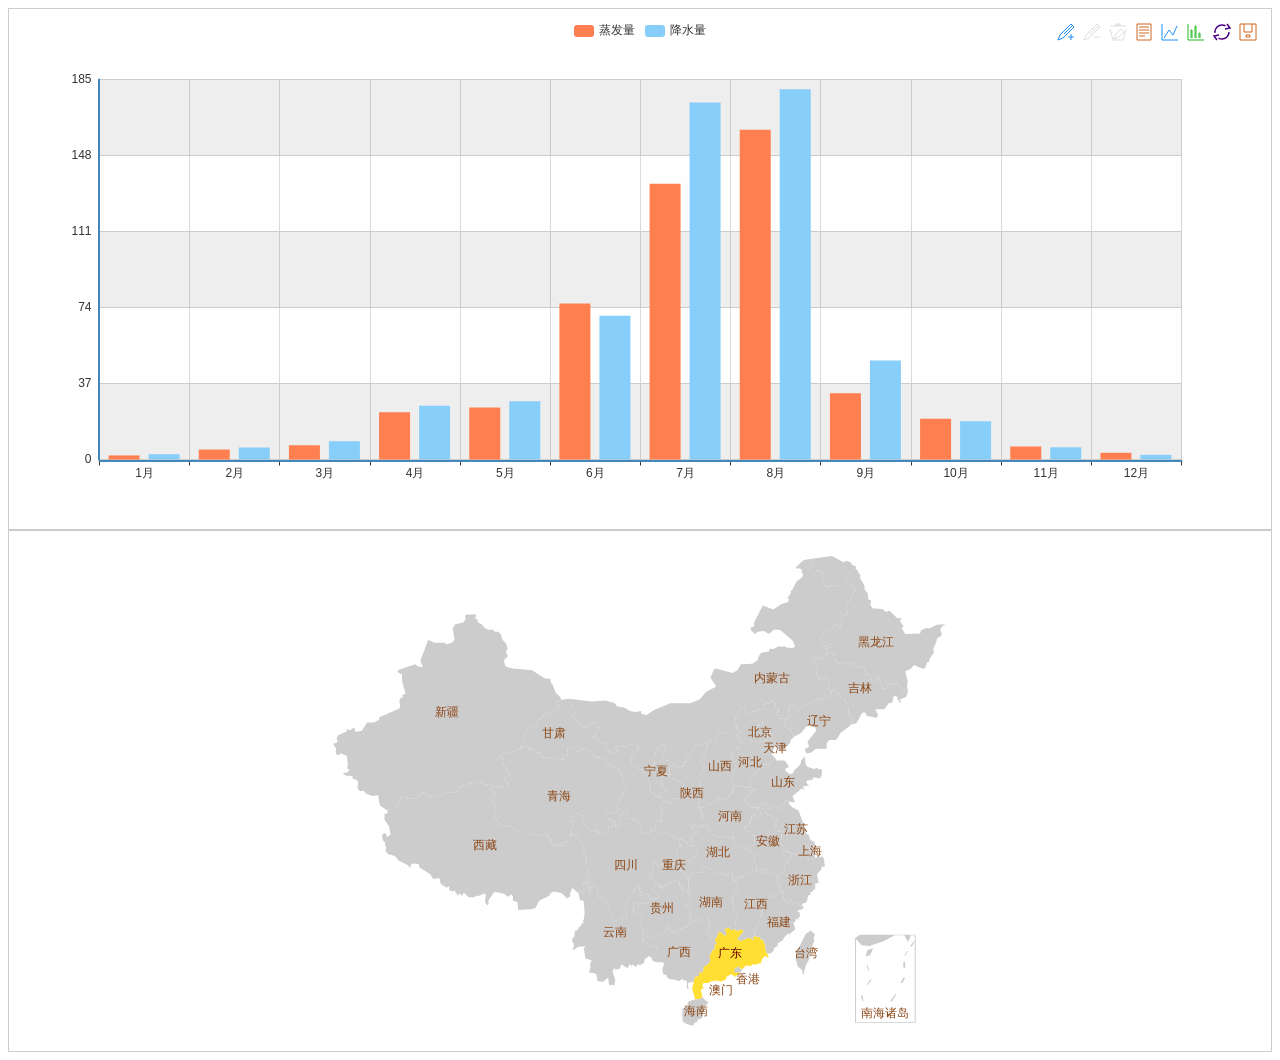
<file: www/index.html>
﻿<!DOCTYPE html>
<html lang="en">
<head>
    <meta charset="utf-8">
    <title>ECharts</title>
    <!--Step:1 Import a module loader, such as esl.js or require.js-->
    <!--Step:1 引入一个模块加载器，如esl.js或者require.js-->
    <script src="js/esl.js"></script>
</head>

<body>
    <!--Step:2 Prepare a dom for ECharts which (must) has size (width & hight)-->
    <!--Step:2 为ECharts准备一个具备大小（宽高）的Dom-->
    <div id="main" style="height:500px;border:1px solid #ccc;padding:10px;"></div>
    <div id="mainMap" style="height:500px;border:1px solid #ccc;padding:10px;"></div>
    
    <script type="text/javascript">
    // Step:3 conifg ECharts's path, link to echarts.js from current page.
    // Step:3 为模块加载器配置echarts的路径，从当前页面链接到echarts.js，定义所需图表路径
    require.config({
        paths:{ 
            echarts:'./js/echarts',
            'echarts/chart/bar' : './js/echarts-map',
            'echarts/chart/line': './js/echarts-map',
            'echarts/chart/map' : './js/echarts-map'
        }
    });
    
    // Step:4 require echarts and use it in the callback.
    // Step:4 动态加载echarts然后在回调函数中开始使用，注意保持按需加载结构定义图表路径
    require(
        [
            'echarts',
            'echarts/chart/bar',
            'echarts/chart/line',
            'echarts/chart/map'
        ],
        function (ec) {
            //--- 折柱 ---
            var myChart = ec.init(document.getElementById('main'));
            myChart.setOption({
                tooltip : {
                    trigger: 'axis'
                },
                legend: {
                    data:['蒸发量','降水量']
                },
                toolbox: {
                    show : true,
                    feature : {
                        mark : {show: true},
                        dataView : {show: true, readOnly: false},
                        magicType : {show: true, type: ['line', 'bar']},
                        restore : {show: true},
                        saveAsImage : {show: true}
                    }
                },
                calculable : true,
                xAxis : [
                    {
                        type : 'category',
                        data : ['1月','2月','3月','4月','5月','6月','7月','8月','9月','10月','11月','12月']
                    }
                ],
                yAxis : [
                    {
                        type : 'value',
                        splitArea : {show : true}
                    }
                ],
                series : [
                    {
                        name:'蒸发量',
                        type:'bar',
                        data:[2.0, 4.9, 7.0, 23.2, 25.6, 76.7, 135.6, 162.2, 32.6, 20.0, 6.4, 3.3]
                    },
                    {
                        name:'降水量',
                        type:'bar',
                        data:[2.6, 5.9, 9.0, 26.4, 28.7, 70.7, 175.6, 182.2, 48.7, 18.8, 6.0, 2.3]
                    }
                ]
            });
            
            // --- 地图 ---
            var myChart2 = ec.init(document.getElementById('mainMap'));
            myChart2.setOption({
                tooltip : {
                    trigger: 'item',
                    formatter: '{b}'
                },
                series : [
                    {
                        name: '中国',
                        type: 'map',
                        mapType: 'china',
                        selectedMode : 'multiple',
                        itemStyle:{
                            normal:{label:{show:true}},
                            emphasis:{label:{show:true}}
                        },
                        data:[
                            {name:'广东',selected:true}
                        ]
                    }
                ]
            });
        }
    );
    </script>
</body>
</html>
</file>
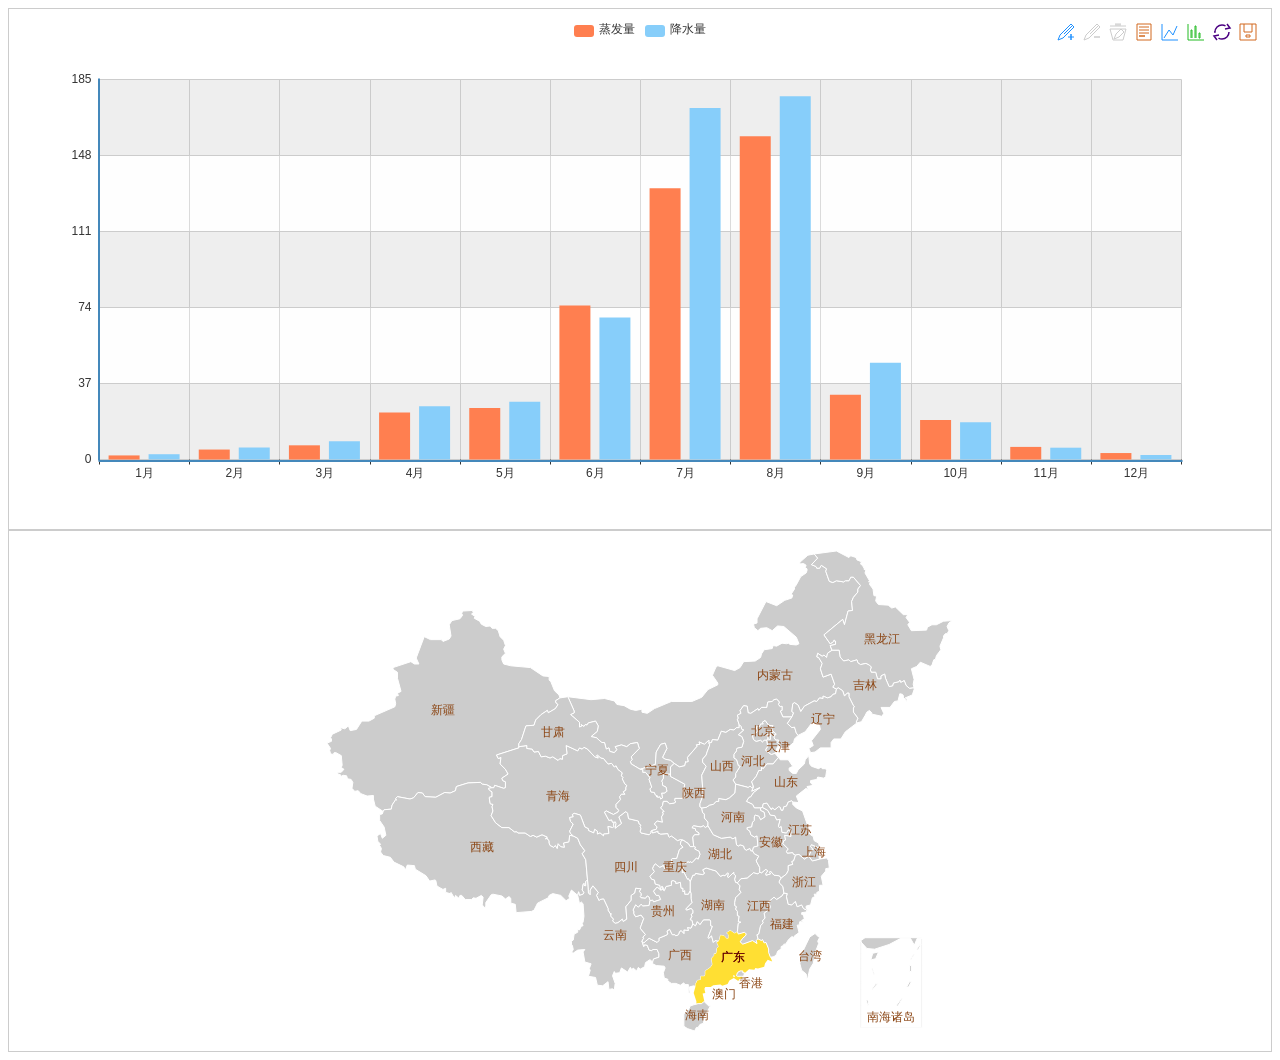
<file: wwwPrevious/index.html>
﻿<!DOCTYPE html>
<html lang="en">
<head>
    <meta charset="utf-8">
    <title>ECharts</title>
    <!--Step:1 Import a module loader, such as esl.js or require.js-->
    <!--Step:1 引入一个模块加载器，如esl.js或者require.js-->
    <script src="js/esl.js"></script>
</head>

<body>
    <!--Step:2 Prepare a dom for ECharts which (must) has size (width & hight)-->
    <!--Step:2 为ECharts准备一个具备大小（宽高）的Dom-->
    <div id="main" style="height:500px;border:1px solid #ccc;padding:10px;"></div>
    <div id="mainMap" style="height:500px;border:1px solid #ccc;padding:10px;"></div>
    
    <script type="text/javascript">
    // Step:3 conifg ECharts's path, link to echarts.js from current page.
    // Step:3 为模块加载器配置echarts的路径，从当前页面链接到echarts.js，定义所需图表路径
    require.config({
        paths:{ 
            echarts:'./js/echarts',
            'echarts/chart/bar' : './js/echarts-map',
            'echarts/chart/line': './js/echarts-map',
            'echarts/chart/map' : './js/echarts-map'
        }
    });
    
    // Step:4 require echarts and use it in the callback.
    // Step:4 动态加载echarts然后在回调函数中开始使用，注意保持按需加载结构定义图表路径
    require(
        [
            'echarts',
            'echarts/chart/bar',
            'echarts/chart/line',
            'echarts/chart/map'
        ],
        function(ec) {
            //--- 折柱 ---
            var myChart = ec.init(document.getElementById('main'));
            myChart.setOption({
                tooltip : {
                    trigger: 'axis'
                },
                legend: {
                    data:['蒸发量','降水量']
                },
                toolbox: {
                    show : true,
                    feature : {
                        mark : {show: true},
                        dataView : {show: true, readOnly: false},
                        magicType : {show: true, type: ['line', 'bar']},
                        restore : {show: true},
                        saveAsImage : {show: true}
                    }
                },
                calculable : true,
                xAxis : [
                    {
                        type : 'category',
                        data : ['1月','2月','3月','4月','5月','6月','7月','8月','9月','10月','11月','12月']
                    }
                ],
                yAxis : [
                    {
                        type : 'value',
                        splitArea : {show : true}
                    }
                ],
                series : [
                    {
                        name:'蒸发量',
                        type:'bar',
                        data:[2.0, 4.9, 7.0, 23.2, 25.6, 76.7, 135.6, 162.2, 32.6, 20.0, 6.4, 3.3]
                    },
                    {
                        name:'降水量',
                        type:'bar',
                        data:[2.6, 5.9, 9.0, 26.4, 28.7, 70.7, 175.6, 182.2, 48.7, 18.8, 6.0, 2.3]
                    }
                ]
            });
            
            // --- 地图 ---
            var myChart2 = ec.init(document.getElementById('mainMap'));
            myChart2.setOption({
                tooltip : {
                    trigger: 'item',
                    formatter: '{b}'
                },
                series : [
                    {
                        name: '中国',
                        type: 'map',
                        mapType: 'china',
                        selectedMode : 'multiple',
                        itemStyle:{
                            normal:{label:{show:true}},
                            emphasis:{label:{show:true}}
                        },
                        data:[
                            {name:'广东',selected:true}
                        ]
                    }
                ]
            });
        }
    );
    </script>
</body>
</html>
</file>
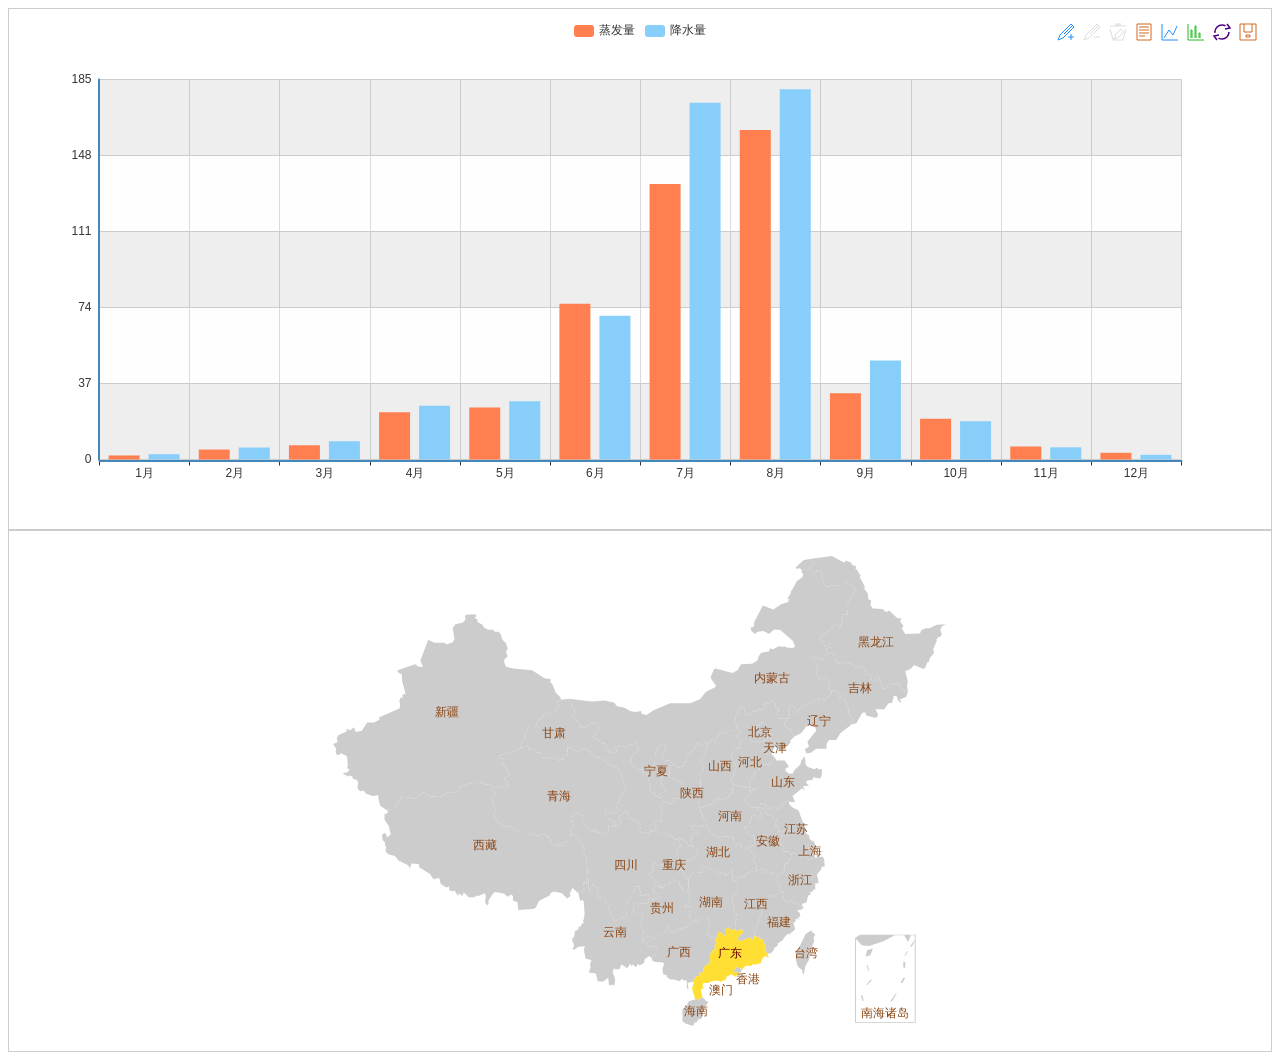
<file: echartjs/doc/example/www2/index.html>
﻿<!DOCTYPE html>
<html lang="en">
<head>
    <meta charset="utf-8">
    <title>ECharts</title>
</head>
<body>
    <!--Step:2 Prepare a dom for ECharts which (must) has size (width & hight)-->
    <!--Step:2 为ECharts准备一个具备大小（宽高）的Dom-->
    <div id="main" style="height:500px;border:1px solid #ccc;padding:10px;"></div>
    <div id="mainMap" style="height:500px;border:1px solid #ccc;padding:10px;"></div>
</body>
<!--Step:1 Import echarts-plain.js or echarts-plain-map.js-->
<!--Step:1 引入echarts-plain.js或者 echarts-plain-map.js-->
<script src="js/echarts-plain-map.js"></script>
<script type="text/javascript">
    // Step:3 echarts & zrender as a Global Interface by the echarts-plain.js.
    // Step:3 echarts和zrender被echarts-plain.js写入为全局接口
    var myChart = echarts.init(document.getElementById('main'));
    myChart.setOption({
        tooltip : {
            trigger: 'axis'
        },
        legend: {
            data:['蒸发量','降水量']
        },
        toolbox: {
            show : true,
            feature : {
                mark : {show: true},
                dataView : {show: true, readOnly: false},
                magicType : {show: true, type: ['line', 'bar']},
                restore : {show: true},
                saveAsImage : {show: true}
            }
        },
        calculable : true,
        xAxis : [
            {
                type : 'category',
                data : ['1月','2月','3月','4月','5月','6月','7月','8月','9月','10月','11月','12月']
            }
        ],
        yAxis : [
            {
                type : 'value',
                splitArea : {show : true}
            }
        ],
        series : [
            {
                name:'蒸发量',
                type:'bar',
                data:[2.0, 4.9, 7.0, 23.2, 25.6, 76.7, 135.6, 162.2, 32.6, 20.0, 6.4, 3.3]
            },
            {
                name:'降水量',
                type:'bar',
                data:[2.6, 5.9, 9.0, 26.4, 28.7, 70.7, 175.6, 182.2, 48.7, 18.8, 6.0, 2.3]
            }
        ]
    });
    
    // --- 地图 ---
    var myChart2 = echarts.init(document.getElementById('mainMap'));
    myChart2.setOption({
        tooltip : {
            trigger: 'item',
            formatter: '{b}'
        },
        series : [
            {
                name: '中国',
                type: 'map',
                mapType: 'china',
                selectedMode : 'multiple',
                itemStyle:{
                    normal:{label:{show:true}},
                    emphasis:{label:{show:true}}
                },
                data:[
                    {name:'广东',selected:true}
                ]
            }
        ]
    });
    </script>
</html>
</file>
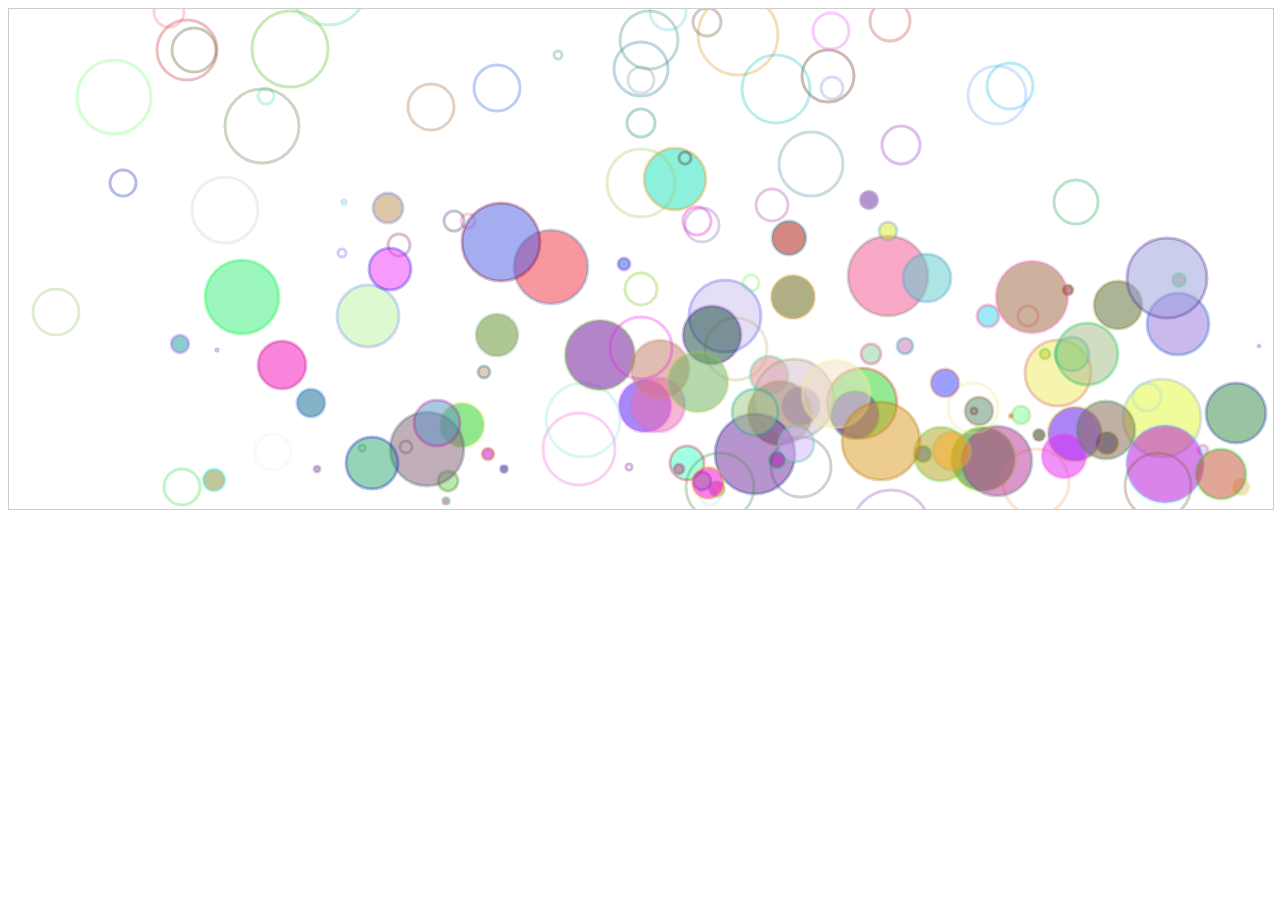
<file: echartjsPrevious/doc/example/www/index.html>
﻿<!DOCTYPE html>
<html lang="en">
<head>
    <meta charset="utf-8">
    <title>ZRender</title>
    <!--Step:1 Import a module loader, such as esl.js or require.js-->
    <!--Step:1 引入一个模块加载器，如esl.js或者require.js-->
    <script src="js/esl.js"></script>
</head>

<body>
    <!--Step:2 Prepare a dom for ZRender which (must) has size (width & hight)-->
    <!--Step:2 为ZRender准备一个具备大小（宽高）的Dom-->
    <div id="main" style="width:100%;height:500px;border:1px solid #ccc"></div>
    
    <script type="text/javascript">
    // Step:3 conifg ZRender's path, link to zrender.js from current page.
    // Step:3 为模块加载器配置zrender的路径，从当前页面链接到zrender.js
    require.config({
        paths:{ 
            zrender:'./js/zrender' 
        }
    });
    
    // Step:4 require zrender and use it in the callback.
    // Step:4 动态加载zrender然后在回调函数中开始使用
    require(
        ['zrender'],
        function(zrender) {
            var zr = zrender.init(document.getElementById('main'));
            var color = require('zrender/tool/color');
            var colorIdx = 0;
            var width = Math.ceil(zr.getWidth());
            var height = Math.ceil(zr.getHeight());

            var i;
            var n = document.createElement('canvas').getContext ? 150 : 50;
            var shapeList = [];
            // 动画元素
            for(i = 0; i < n; i++) {
                shapeList[i] = {
                    shape : 'circle',
                    id : zr.newShapeId(),
                    style : {
                        x : Math.ceil(Math.random() * width),
                        y : Math.ceil(Math.random() * height),
                        r : Math.ceil(Math.random() * 40),
                        brushType : Math.ceil(Math.random() * 100) % 3 >= 1 ? 'both' : 'stroke',
                        color : 'rgba('
                                + Math.round(Math.random() * 256) + ','
                                + Math.round(Math.random() * 256) + ','
                                + Math.round(Math.random() * 256) + ', 0.5)',
                        strokeColor : 'rgba('
                                + Math.round(Math.random() * 256) + ','
                                + Math.round(Math.random() * 256) + ','
                                + Math.round(Math.random() * 256) + ', 0.3)',
                        lineWidth : 3
                    },
                    _animationX : Math.ceil(Math.random() * 20),
                    _animationY : Math.ceil(Math.random() * 20),
                    hoverable : false
                };
                if (shapeList[i].style.x < 100 || shapeList[i].style.x > (width - 100)) {
                    shapeList[i].style.x = width / 2;
                }
                if (shapeList[i].style.y < 100 || shapeList[i].style.y > (height - 100)) {
                    shapeList[i].style.y = height / 2;
                }
                zr.addShape(shapeList[i]);
            }

            // 绘画，利用render的callback可以在绘画完成后马上开始动画
            zr.render(function(){
                animationTicket = setInterval(
                    function(){
                        var style;
                        for( i = 0; i < n; i++) {
                            // 可以跳过
                            style = shapeList[i].style;
                            if (style.brushType == 'both') {
                                if (style.x + style.r + shapeList[i]._animationX >= width
                                    || style.x - style.r + shapeList[i]._animationX <= 0
                                ){
                                    shapeList[i]._animationX = -shapeList[i]._animationX;
                                }
                                shapeList[i].style.x += shapeList[i]._animationX;
                            }

                            if (style.brushType == 'both') {
                                if (style.y + style.r + shapeList[i]._animationY >= height ||
                                    style.y - style.r + shapeList[i]._animationY <= 0){
                                    shapeList[i]._animationY = -shapeList[i]._animationY;
                                }
                                shapeList[i].style.y += shapeList[i]._animationY;
                            }
                            else {
                                if (style.y - shapeList[i]._animationY + style.r <= 0){
                                    shapeList[i].style.y = height + style.r;
                                    shapeList[i].style.x = Math.ceil(Math.random() * width);
                                }
                                shapeList[i].style.y -= shapeList[i]._animationY;
                            }
                            // 就看这句就行
                            zr.modShape(shapeList[i].id, shapeList[i]);
                        }
                        zr.refresh();
                    },
                    50
                )
            });
        }
    )
    </script>
</body>
</html>
</file>
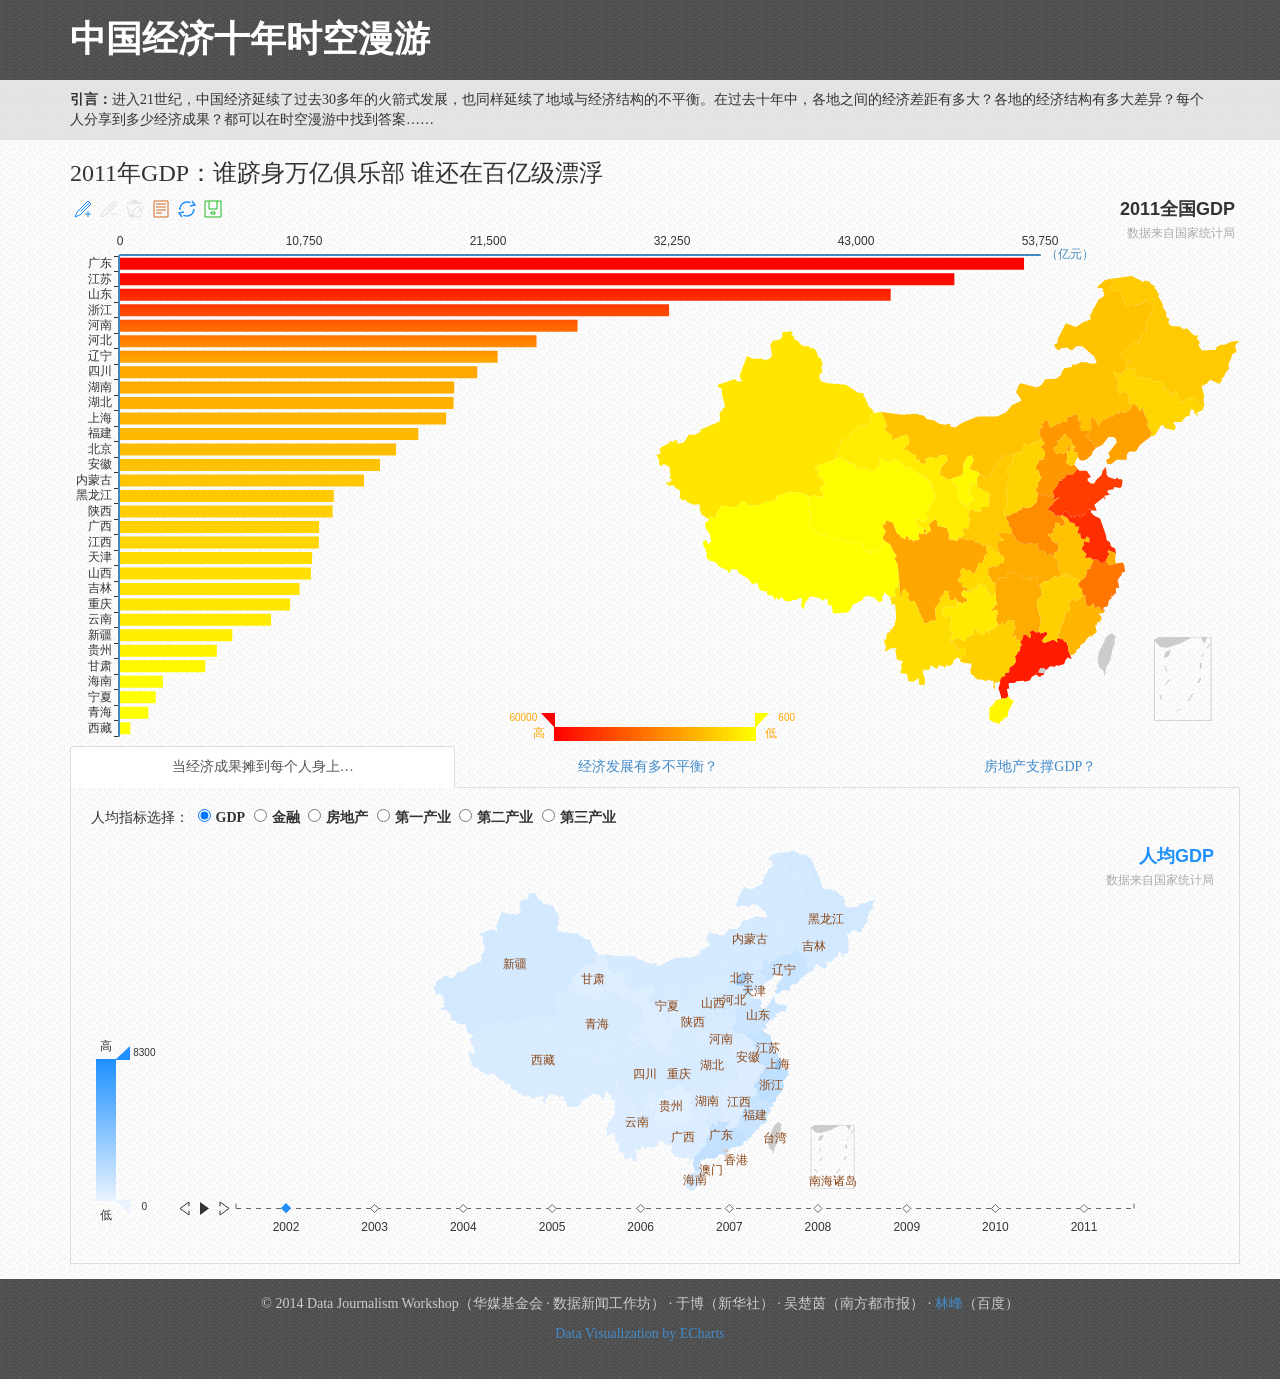
<file: echartjs/doc/example/topic/10-me-china/index.html>
﻿<!DOCTYPE html>
<html lang="en">
<head>
    <meta charset="utf-8">
    <title>中国经济十年时空漫游</title>
    <meta name="viewport" content="width=device-width, initial-scale=1.0">
    <meta name="description" content="China">
    <meta name="author" content="linzhifeng@baidu.com">

    <link href="../../../asset/css/bootstrap.css" rel="stylesheet">
    <link href="../../../asset/css/bootstrap-responsive.css" rel="stylesheet">
    <link rel="shortcut icon" href="../../../asset/ico/favicon.png">
    <style type="text/css">
        * {
            font-family: "Microsoft YaHei" !important;
        }
        body{
            background-image: url(../../../asset/img/groovepaper.png);
            background-repeat: repeat;    
        }
        header {
            background-image: url(../../../asset/img/tweed.png);
            background-repeat: repeat;
        }
        h1 {
            color: #FFF;
            font-weight : bolder;
            margin:20px 0;
        }
        section {
            background-image: url(../../../asset/img/ticks.png);
            background-repeat: repeat;
            padding: 10px;
        }
        footer {
            height: 100px;
            background-image: url(../../../asset/img/tweed.png);
            background-repeat: repeat;
            font-size: 14px;
            color: #CCC;
            text-align: center;
            padding-top: 15px;
            margin-top:15px;
        }
        .nav.nav-tabs.nav-justified {
            margin-bottom:0;
        }
        .ctrl-wrap {
            padding:5px 20px 20px 20px;
            text-align: center;
        }
        .ctrl-content .btn{
            width: 7%;
        }
        .tab-content {
            padding:20px;
            border: 1px solid #dddddd;
            border-top: 0px;
        }
        .g2wrap {
            height:300px;
            width:33%;
            float:left;
        }
        input[type="radio"] {
            margin: -5px 5px 0;
        }
        label {
            display: inline-block;
            margin-bottom: 5px;
            font-weight: bold;
        }
        footer a:hover {
            color:#62C462
        }
    </style>
    <script src="../../../asset/js/esl/esl.js"></script>
</head>

<body>
    <!-- HEADER -->
    <header>
        <div class="container">
            <h1>中国经济十年时空漫游</h1>
        </div>
    </header>
    <section>
        <div class="container">
            <strong>引言：</strong>进入21世纪，中国经济延续了过去30多年的火箭式发展，也同样延续了地域与经济结构的不平衡。在过去十年中，各地之间的经济差距有多大？各地的经济结构有多大差异？每个人分享到多少经济成果？都可以在时空漫游中找到答案……
        </div>
    </section>
    <div class="container">
        <!-- CONTAINER -->
        <div class="row">
            <div id="overview" class="span12">
                <h3>2011年GDP：谁跻身万亿俱乐部 谁还在百亿级漂浮</h3>
                <!--p>1949年中华人民共和国成立之前，中国犹如一个极度贫弱的巨人，近5亿人口，960万平方公里国土的国家，全国主要工业品最高年产量仅为：纱44.5万吨，布27.9亿米，原煤6188万吨，发电量60亿千瓦小时；粮食最高年产量也只有1.5亿吨，棉花84.9万吨。此为新中国经济发展的起步点。</p>
                <p>通过有计划地进行大规模的经济建设，50余年后的今天，中国已成为世界上最具有发展潜力的经济大国之一，人民生活也整体达到小康水平。从1953年到2005年，中国已陆续完成十个“五年计划”，并取得举世瞩目的成就，为国民经济的发展打下了坚实基础；而1979年以来的改革开放，则使中国经济得到前所未有的快速增长。进入二十一世纪后，中国经济继续保持稳步高速增长，2006年，国内生产总值超过20万亿元，增长速度达10.7%。</p-->
                <div id="g0" style="height:550px"></div>
            </div>
            <div id="graphic" class="span12">
                <!-- Nav tabs -->
                <ul class="nav nav-tabs nav-justified">
                  <li class="active">
                      <a id = "tab1" href="#main1" data-toggle="tab">当经济成果摊到每个人身上…</a></li>
                  <li><a id = "tab2" href="#main2" data-toggle="tab">经济发展有多不平衡？</a></li>
                  <li><a id = "tab3" href="#main3" data-toggle="tab">房地产支撑GDP？</a></li>
                </ul>
                <!-- Tab panes -->
                <div class="tab-content">
                    <div class="tab-pane active" id="main1">
                        <p>人均指标选择：
                            <label>
                                <input type="radio" name="optionsRadios" id="optionsRadios1" value="GDP" checked>GDP
                            </label>
                            <label>
                                <input type="radio" name="optionsRadios" id="optionsRadios2" value="Financial">金融
                            </label>
                            <label>
                                <input type="radio" name="optionsRadios" id="optionsRadios3" value="Estate">房地产
                            </label>
                            <label>
                                <input type="radio" name="optionsRadios" id="optionsRadios4" value="PI">第一产业
                            </label>
                            <label>
                                <input type="radio" name="optionsRadios" id="optionsRadios5" value="SI">第二产业
                            </label>
                            <label>
                                <input type="radio" name="optionsRadios" id="optionsRadios6" value="TI">第三产业
                            </label>
                        </p>
                        <div id="g1" style="height:400px"></div>
                        <!--ul>
                            <li>从总量上看，中国的GDP 已经名列世界前矛，GDP 总量占世界的总量接近4%.但是中国的问题最复杂的就是有13亿人口，按照中国的人均水平我们和这些发达国家的距离就大了，到去年我们人均完成的GDP 为1200多美元，这在世界上排的位置按人均水平算大概是一个什么发展阶段呢？</li>
                            <li>世界银行关于发展阶段有一个粗线条的划分：</li>
                                <ol>
                                    <li>一个国家人均GDP 的水平如果是在280美元以下，称为低收入的穷国</li>
                                    <li>一个国家的人均GDP 达到1000美元左右，叫下中等收入的发展中国家，指这个国家摆脱了贫困的陷阱，进入了经济起飞、工业化加速的时期</li>
                                    <li>如果到1600美元，叫中等收入的发展中国家</li>
                                    <li>如果到3000美元，叫上中等收入的发展中国家</li>
                                    <li>如果到了8000美元以上，叫高收入的发展中国家，指该国家以工业化为内容的现代化完成了，即所谓的现代的新兴工业化国家，再往上发展就叫后工业化时代，再做细分为中等发达国家和主要的最发达国家</li>
                                </ol>
                            <li>1978年我国人均GDP 是379元人民币，折算成美元为100美元多一点，在当时世界190多个国家排序中我国和当时著名的穷国扎依尔并列100多位，可以说是一个标准的穷国，经过二十几年改革开放的努力，我们实现了经济发展上的一个历史阶段性的突破，我们从最穷的国家上升到了1200多美元，被称为下中等收入的发展中国家，这个阶段转变的速度快不快？</li>
                        </ul-->
                    </div>
                    <div class="tab-pane" id="main2">
                        <div class="ctrl-wrap">
                            <div class="ctrl-content">
                                <button type="button" class="btn btn-success" id="2002">2002</button>
                                <button type="button" class="btn btn-info" id="2003">2003</button>
                                <button type="button" class="btn btn-info" id="2004">2004</button>
                                <button type="button" class="btn btn-info" id="2005">2005</button>
                                <button type="button" class="btn btn-info" id="2006">2006</button>
                                <button type="button" class="btn btn-info" id="2007">2007</button>
                                <button type="button" class="btn btn-info" id="2008">2008</button>
                                <button type="button" class="btn btn-info" id="2009">2009</button>
                                <button type="button" class="btn btn-info" id="2010">2010</button>
                                <button type="button" class="btn btn-info" id="2011">2011</button>
                            </div>
                        </div>
                        <div id="g20" class="g2wrap"></div>
                        <div id="g21" class="g2wrap"></div>
                        <div id="g22" class="g2wrap"></div>
                        <div id="g23" class="g2wrap"></div>
                        <div id="g24" class="g2wrap"></div>
                        <div id="g25" class="g2wrap"></div>
                        <!--ul style="padding-top:15px;clear:both">
                            <li>衡量一个国家经济发展水平的方法的指标体系现在很有争议，但无论怎么争议，用GDP这个指标从数量方面来体现一个国家经济发展已经达到的水平，尽管有它的荒谬性和局限性，但也有其不可或缺性、不可替代性。</li>
                            <li>今天我们主要从GDP水平上来看一下中国经济发展大体上现在达到的阶段。十三万六千多亿人民币按照我们现在大体上所说的1比8.3的官汇折算大约一万六千多亿美元，这样一个发展水平、总量规模在世界上大体处于什么位置呢？</li>
                            <li>我国是排在世界第六位，第一位是美国，其完成GDP的数量在数值上和我国比较接近，是十二万多亿，不同的是计量单位不一样，它是美元，我国是人民币，我国大概相当于美国的八分之一，美国GDP 占世界总量三分之一左右，最高年份达到世界总量的32%，去年大概占28%，第二位是日本，日本大概五万多亿，第三位是德国，第四位是英国，第五位是法国，如果没有意外的话经过第十一个五年计划后估计中国在总量上超过法国应该是问题不大。 </li>
                        </ul-->
                        <p style="clear:both"></p>
                    </div>
                    <div class="tab-pane" id="main3">
                        <div id="g3" style="height:400px"></div>
                        <p><i>*GDP与房地产的关系、与金融业的关系，房地产与金融业的关系，第一、二、三产业间的关系……任何两项或多项数据间均可进行比较。</i></p>
                        <!--ul>
                            <li>衡量一个国家经济发展水平的方法的指标体系现在很有争议，但无论怎么争议，用GDP这个指标从数量方面来体现一个国家经济发展已经达到的水平，尽管有它的荒谬性和局限性，但也有其不可或缺性、不可替代性。</li>
                            <li>今天我们主要从GDP水平上来看一下中国经济发展大体上现在达到的阶段。十三万六千多亿人民币按照我们现在大体上所说的1比8.3的官汇折算大约一万六千多亿美元，这样一个发展水平、总量规模在世界上大体处于什么位置呢？</li>
                            <li>我国是排在世界第六位，第一位是美国，其完成GDP的数量在数值上和我国比较接近，是十二万多亿，不同的是计量单位不一样，它是美元，我国是人民币，我国大概相当于美国的八分之一，美国GDP 占世界总量三分之一左右，最高年份达到世界总量的32%，去年大概占28%，第二位是日本，日本大概五万多亿，第三位是德国，第四位是英国，第五位是法国，如果没有意外的话经过第十一个五年计划后估计中国在总量上超过法国应该是问题不大。 </li>
                        </ul-->
                    </div>
                </div>
            </div><!--/span-->
        </div><!--/row-->
    </div>
    <!-- FOOTER -->
    <footer>
      <p>&copy; 2014 Data Journalism Workshop（华媒基金会 &middot; 数据新闻工作坊） &middot; 于博（新华社）  &middot; 吴楚茵（南方都市报）  &middot; <a href="http://weibo.com/kenerlinfeng" target="_blank">林峰</a>（百度）</p>
      <p><a href="http://echarts.baidu.com" target="_blank">Data Visualization by ECharts</a></p>
    </footer>

    <script src="../../../asset/js/jquery.js"></script>
    <script src="../../../asset/js/bootstrap-transition.js"></script>
    <script src="../../../asset/js/bootstrap-alert.js"></script>
    <script src="../../../asset/js/bootstrap-modal.js"></script>
    <script src="../../../asset/js/bootstrap-dropdown.js"></script>
    <script src="../../../asset/js/bootstrap-scrollspy.js"></script>
    <script src="../../../asset/js/bootstrap-tab.js"></script>
    <script src="../../../asset/js/bootstrap-tooltip.js"></script>
    <script src="../../../asset/js/bootstrap-popover.js"></script>
    <script src="../../../asset/js/bootstrap-button.js"></script>
    <script src="../../../asset/js/bootstrap-collapse.js"></script>
    <script src="../../../asset/js/bootstrap-carousel.js"></script>
    <script src="../../../asset/js/bootstrap-typeahead.js"></script>
    <!-- core -->
    <script src="./js/data-formatter.js"></script>
    <script src="./js/data-a-china.js"></script>
    <script src="./js/data-china.js"></script>
    <script src="./js/option0.js"></script>
    <script src="./js/option1.js"></script>
    <script src="./js/option2.js"></script>
    <script src="./js/option3.js"></script>
    <script src="./js/djws.js"></script>
</body>
</html>
</file>
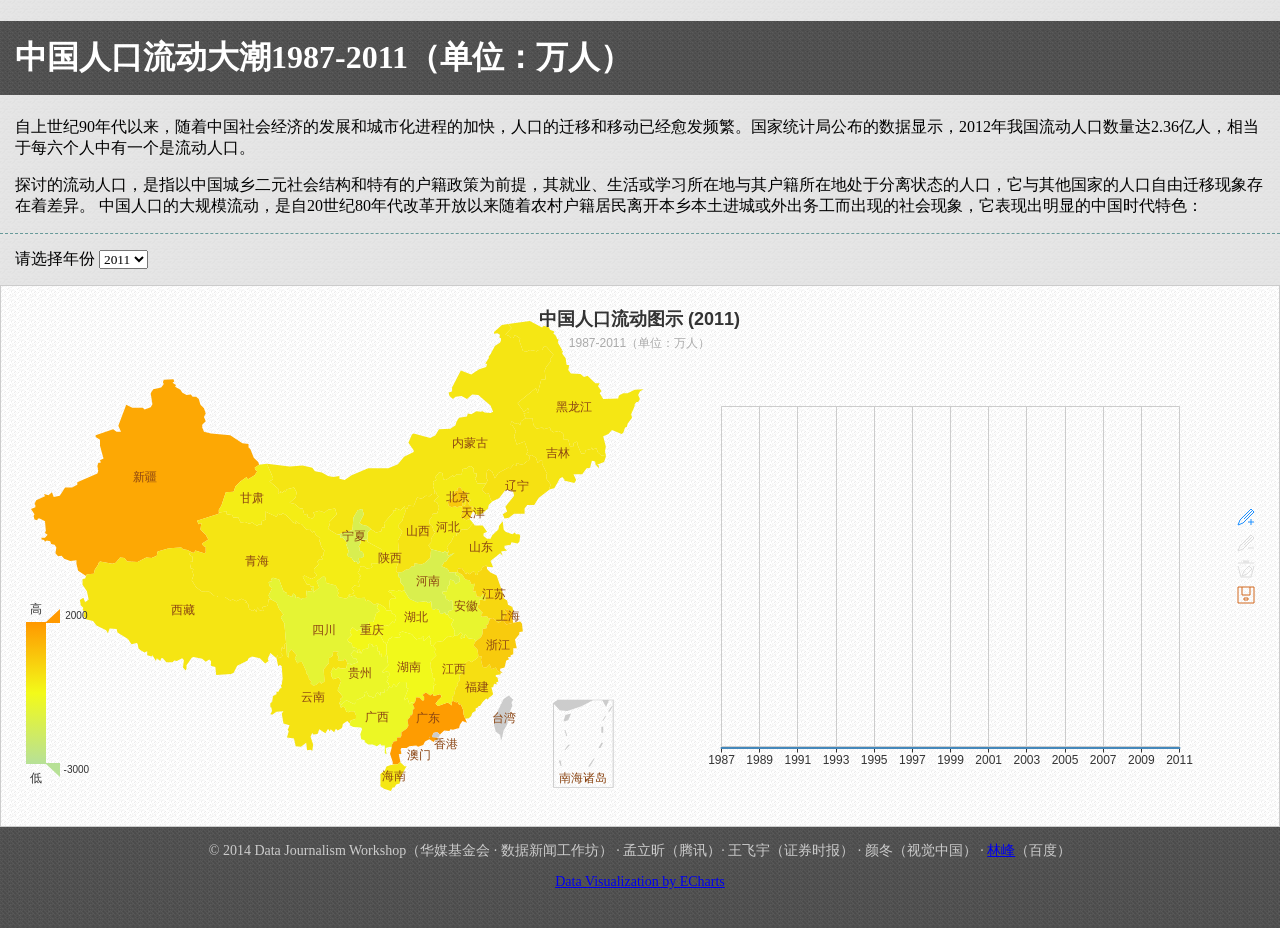
<file: echartjs/doc/example/topic/24-population-china/index.html>
<!DOCTYPE html>
<html lang="en">
<head>
<meta http-equiv="Content-Type" content="text/html; charset=UTF-8" />
<link rel="shortcut icon" href="../../../asset/ico/favicon.png">
<script src="../../../asset/js/esl/esl.js"></script>
<title>中国人口流动大潮</title>
<style type="text/css">
* {
    font-family: "Microsoft YaHei" !important;
}
h1 {
    font-family: "Microsoft YaHei";
    font-weight: bold;
    color: #FFF;
    background-color: #000;
    border: 5px none #000;
    background-image: url(../../../asset/img/tweed.png);
    background-repeat: repeat;
    padding-right: 15px;
    padding-bottom: 15px;
    padding-left: 15px;
    padding-top: 15px;
}

p {
    padding: 0 15px;
}
    
.select_box {
    border-top-width: 1px;
    border-top-style: dashed;
    border-top-color: #699;
    padding-top: 15px;
    padding-bottom: 15px;
    padding-right: 15px;
    padding-left: 15px;
}
body {
    background-image: url(../../../asset/img/ticks.png);
    background-repeat: repeat;
    margin-left: 0px;
    margin-top: 0px;
    margin-right: 0px;
    margin-bottom: 0px;
}

#main{
    background-image: url(../../../asset/img/groovepaper.png);
    background-repeat: repeat;    
    }

.footer {
    height: 100px;
    background-image: url(../../../asset/img/tweed.png);
    background-repeat: repeat;
    font-family: "Microsoft YaHei";
    font-size: 14px;
    color: #CCC;
    text-align: center;
    padding-top: 1px;
}
.footer a:hover {
    color:#62C462
}
</style>
</head>

<body>
<h1>中国人口流动大潮1987-2011（单位：万人）</h1>
<p>自上世纪90年代以来，随着中国社会经济的发展和城市化进程的加快，人口的迁移和移动已经愈发频繁。国家统计局公布的数据显示，2012年我国流动人口数量达2.36亿人，相当于每六个人中有一个是流动人口。</p>
<p>探讨的流动人口，是指以中国城乡二元社会结构和特有的户籍政策为前提，其就业、生活或学习所在地与其户籍所在地处于分离状态的人口，它与其他国家的人口自由迁移现象存在着差异。
中国人口的大规模流动，是自20世纪80年代改革开放以来随着农村户籍居民离开本乡本土进城或外出务工而出现的社会现象，它表现出明显的中国时代特色：</p>
<div class="select_box"><form id="form1" name="form1" method="post" action="">
  <label for="year">请选择年份</label>
  <select name="year" id="year">
    <option>1987</option>
    <option>1988</option>
    <option>1989</option>
    <option>1990</option>
    <option>1991</option>
    <option>1992</option>
    <option>1993</option>
    <option>1994</option>
    <option>1995</option>
    <option>1996</option>
    <option>1997</option>
    <option>1998</option>
    <option>1999</option>
    <option>2000</option>
    <option>2001</option>
    <option>2002</option>
    <option>2003</option>
    <option>2004</option>
    <option>2005</option>
    <option>2006</option>
    <option>2007</option>
    <option>2008</option>
    <option>2009</option>
    <option>2010</option>
    <option selected="selected">2011</option>
  </select>
</form></div>

<div id="main" style="height:500px;border:1px solid #ccc;padding:20px;"></div>
    <script src="js/data-people.js"></script>
    <script type="text/javascript">
    var fileLocation = '../../www/js/echarts-map';
    require.config({
        paths:{ 
            echarts:fileLocation,
            'echarts/chart/bar' : fileLocation,
            'echarts/chart/line': fileLocation,
            'echarts/chart/line': fileLocation,
            'echarts/chart/bar': fileLocation,
            'echarts/chart/scatter': fileLocation,
            'echarts/chart/k': fileLocation,
            'echarts/chart/pie': fileLocation,
            'echarts/chart/radar': fileLocation,
            'echarts/chart/map': fileLocation,
            'echarts/chart/chord': fileLocation,
            'echarts/chart/force': fileLocation
        }
    });
    var myChart;
    var colorList;
    require(
        [
            'echarts',
            'echarts/chart/bar',
            'echarts/chart/line',
            'echarts/chart/map'
        ],
        function (ec) {
            colorList = require('zrender/tool/color').getGradientColors(
                ['red','yellow','lightskyblue'], 10
            );
            //console.log(colorList)
            myChart = ec.init(document.getElementById('main'));
            //myChart.setOption(option);
            yearSelector.onchange();
            window.onresize = myChart.resize;
            var ecConfig = require('echarts/config');
            myChart.on(ecConfig.EVENT.MAP_SELECTED, mapSelected);
        }
    );
    
    var selected;
    function mapSelected(param){
        selected = param.selected;
        var mapSeries = option.series[0];
        var data = [];
        var legendData = [];
        var legendData = [];
        var name;
        option.series = option.series.slice(0,1);
        for (var p = 0, len = mapSeries.data.length; p < len; p++) {
            name = mapSeries.data[p].name;
            mapSeries.data[p].selected = selected[name];
            if (selected[name]) {
                //option.yAxis[0].name = name + ' 人口流动情况';
                var tarIdx;
                for (var i = 0, l = pList.length; i < l; i++) {
                    if (pList[i] == name) {
                        tarIdx = i;
                        break;
                    }
                }
                for (var i = 1987; i <= 2011; i++) {
                    data.push(dataPeople[i][tarIdx]);
                }
                option.series.push({
                    name : name,
                    type:'line',
                    tooltip: {
                        trigger: 'axis'
                    },
                    data: data
                });
                legendData.push(name);
                data = [];
            }
        }
        //option.series[1].data = data;
        option.legend.data = legendData;
        myChart.setOption(option, true);
    }
    
    var yearSelector = document.getElementById('year');
    yearSelector.onchange = function (e){
        var curYear = yearSelector.selectedOptions[0].innerHTML;
        option.title.text = '中国人口流动图示 (' + curYear + ')';
        var max = dataPeople[curYear + 'max'];
        var min = dataPeople[curYear + 'min'];
        var gap = (max - min) / 5;
        /*
        var legendData = [
            Math.round(min + 4 * gap) + '以上',
            Math.round(min + 3 * gap) + ' ~' + Math.round(min + 4 * gap),
            Math.round(min + 2 * gap) + ' ~' + Math.round(min + 3 * gap),
            Math.round(min + gap) + ' ~' + Math.round(min + 2 * gap),
            Math.round(min + gap) + '以下',
        ];
        option.legend.data = legendData;
        */
        option.dataRange.max = max;
        option.dataRange.min = min;
        if (min >= 0) {
            //双正
            option.dataRange.color = [colorList[0], colorList[10]];
            /*
            option.color = require('zrender/tool/color').getStepColors(
                colorList[0], colorList[10], 5
            )
            */
            //option.color = [colorList[0], colorList[2], colorList[4], colorList[7], colorList[10]];
        }
        else if (max >= 0 && min <= 0) {
            //正负
            var first = Math.round(10 - max / (max - min) * 10);
            var end = Math.round(min / (min - max) * 10 + 10);
            option.dataRange.color = [
                colorList[first], 
                colorList[Math.round((end - first) / 2 + first)],
                colorList[end]
            ];
            //console.log(first,end);
            /*
            option.color = [
                colorList[first], colorList[first + 2], 
                option.dataRange.color[1], 
                colorList[end - 2], colorList[end]
            ];
            */
        }
        else {
            //双负
            option.dataRange.color = [colorList[11], colorList[20]];
            /*
            option.color = require('zrender/tool/color').getStepColors(
                colorList[11], colorList[20], 5
            )
            */
            //option.color = [colorList[11], colorList[13], colorList[15], colorList[17], colorList[20]];
        }
        //console.log(option.color,option.dataRange.color)
        
        option.series[0].data = dataPeople[curYear];
        /*
        for (var i = 0; i <= 4; i++) {
            option.series[i + 1].name = legendData[i];
        }
        */
        if (selected) {
            mapSelected({selected:selected});
        }
        else{
            myChart.setOption(option, true);
        }
    }
    </script>
<div class="footer">
    <p>&copy; 2014 Data Journalism Workshop（华媒基金会 &middot; 数据新闻工作坊） &middot; 孟立昕（腾讯）&middot; 王飞宇（证券时报） &middot; 颜冬（视觉中国） &middot; <a href="http://weibo.com/kenerlinfeng" target="_blank">林峰</a>（百度）</p> 
    <p><a href="http://echarts.baidu.com" target="_blank">Data Visualization by ECharts</a></p>
</div>
</body>
</html>
</file>
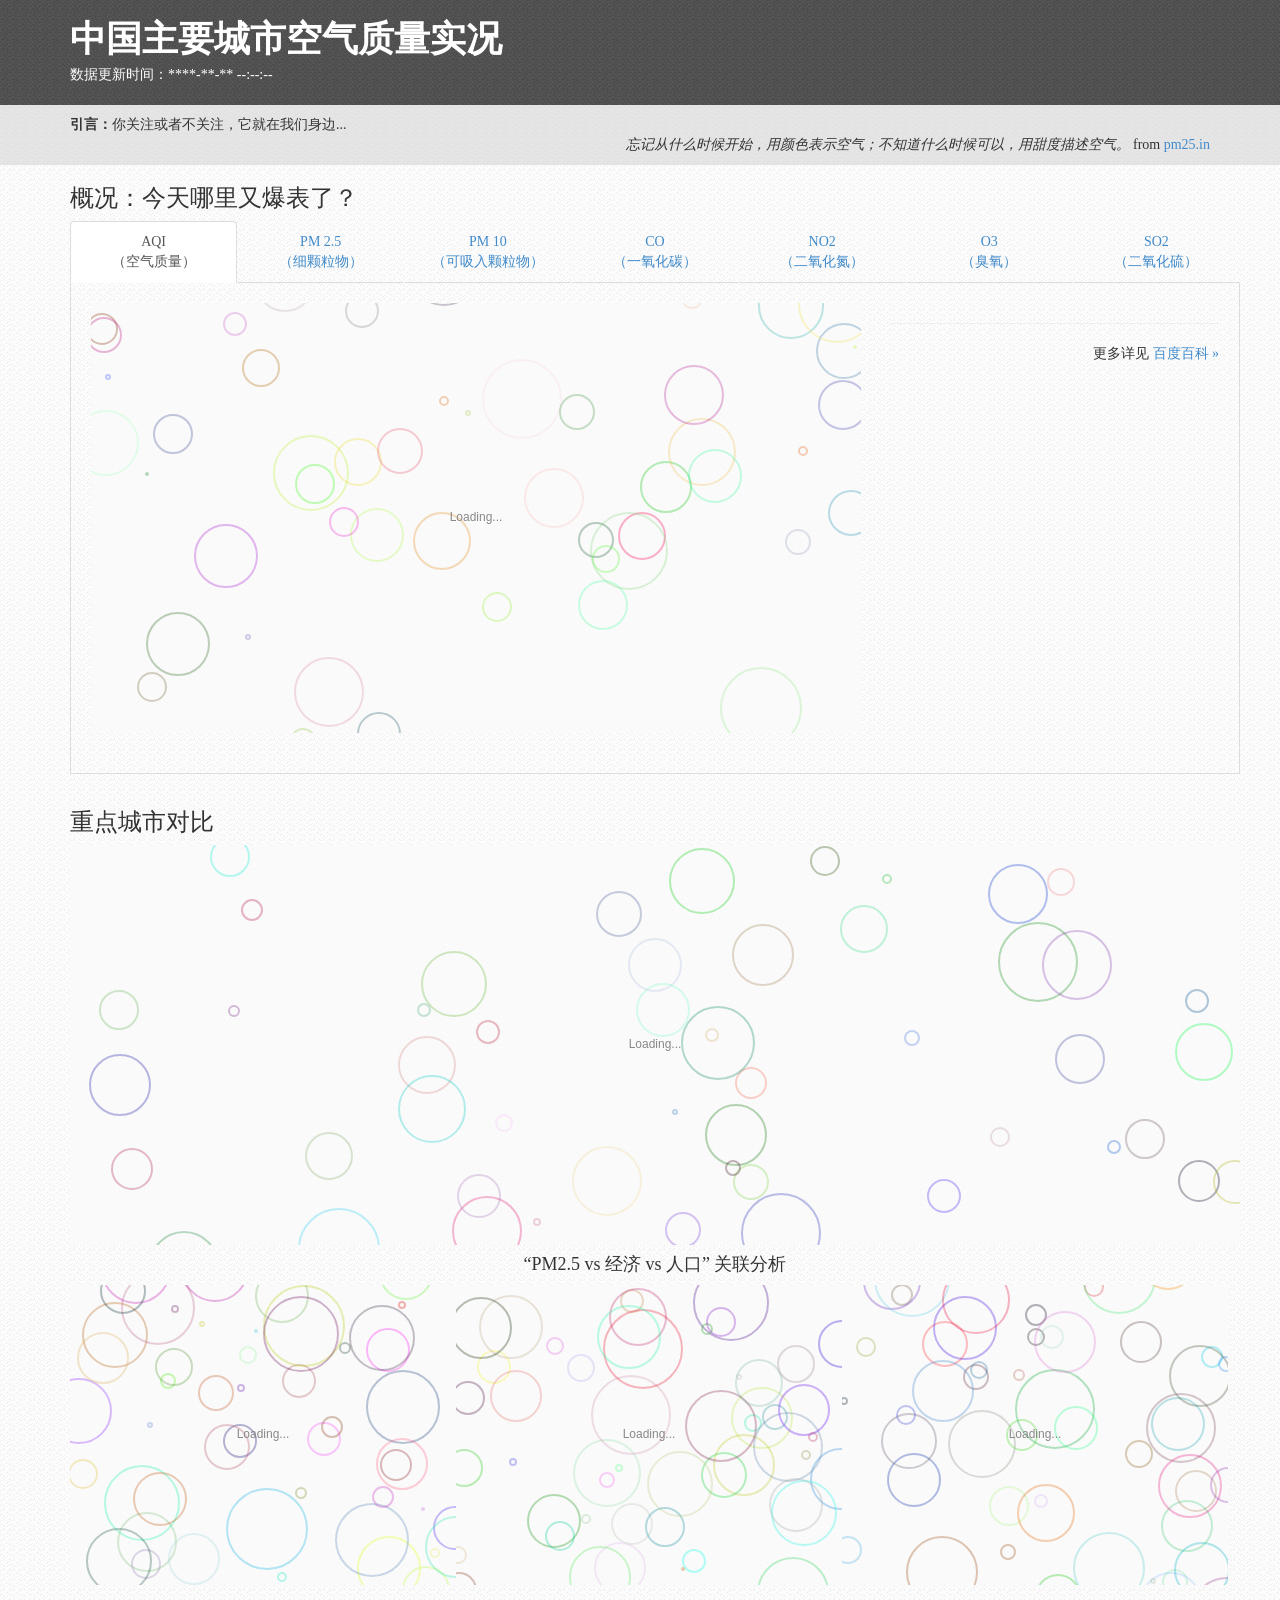
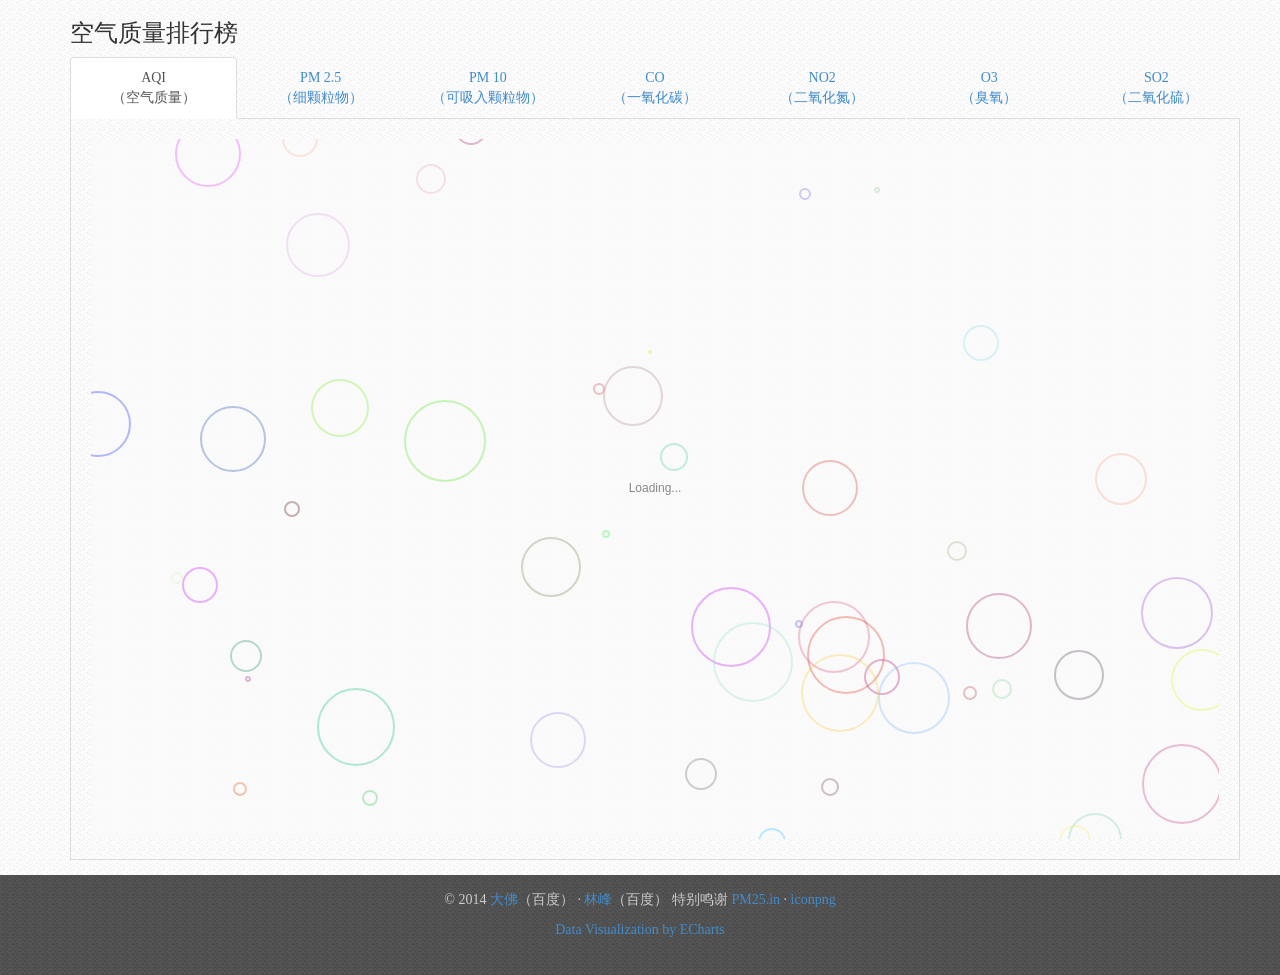
<file: echartjs/doc/example/topic/aqi-china/index.html>
﻿<!DOCTYPE html>
<html lang="en">
<head>
    <meta charset="utf-8">
    <title>中国城市空气质量实况</title>
    <meta name="viewport" content="width=device-width, initial-scale=1.0">
    <meta name="description" content="China">
    <meta name="author" content="linzhifeng@baidu.com">

    <link href="../../../asset/css/bootstrap.css" rel="stylesheet">
    <link href="../../../asset/css/bootstrap-responsive.css" rel="stylesheet">
    <link rel="shortcut icon" href="../../../asset/ico/favicon.png">
    <style type="text/css">
        * {
            font-family: "Microsoft YaHei" !important;
        }
        body{
            background-image: url(../../../asset/img/groovepaper.png);
            background-repeat: repeat;    
        }
        header {
            background-image: url(../../../asset/img/tweed.png);
            background-repeat: repeat;
        }
        h1 {
            color: #FFF;
            font-weight : bolder;
            margin:20px 0 5px 0;
        }
        header p {
            color: #FFF;
            margin-bottom: 20px;
        }
        section {
            background-image: url(../../../asset/img/ticks.png);
            background-repeat: repeat;
            padding: 10px;
        }
        footer {
            height: 100px;
            background-image: url(../../../asset/img/tweed.png);
            background-repeat: repeat;
            font-size: 14px;
            color: #CCC;
            text-align: center;
            padding-top: 15px;
            margin-top:15px;
        }
        .nav.nav-tabs.nav-justified {
            margin-bottom:0;
        }
        .ctrl-wrap {
            padding:20px 20px 0 20px;
            text-align: center;
            border-left: 1px solid #dddddd;
            border-right: 1px solid #dddddd;
        }
        .ctrl-content .btn{
            width: 7%;
        }
        .tab-content {
            padding:20px;
            border: 1px solid #dddddd;
            border-top: 0px;
        }
        .g2wrap {
            height:300px;
            width:33%;
            float:left;
        }
        input[type="radio"] {
            margin: -5px 5px 0;
        }
        label {
            display: inline-block;
            margin-bottom: 5px;
            font-weight: bold;
        }
        footer a:hover {
            color:#62C462
        }
    </style>
    <script src="../../../asset/js/esl/esl.js"></script>
</head>

<body>
    <!-- HEADER -->
    <header>
        <div class="container">
            <h1>中国主要城市空气质量实况</h1>
            <p>数据更新时间：<span id="time">****-**-** --:--:--</span></p>
        </div>
    </header>
    <section>
        <div class="container">
            <strong>引言：</strong>你关注或者不关注，它就在我们身边...
            <div style="text-align: right"><i>忘记从什么时候开始，用颜色表示空气；不知道什么时候可以，用甜度描述空气。</i> from <a href="http://www.pm25.in/" target="_blank">pm25.in</a></div>
        </div>
    </section>
    <div class="container">
        <!-- CONTAINER -->
        <div class="row">
            <div id="overview" class="span12">
                <h3>概况：今天哪里又爆表了？</h3>
                <!-- Nav tabs -->
                <ul class="nav nav-tabs nav-justified">
                    <li class="active">
                        <a id = "o-aqi" href="#main0" data-toggle="tab">AQI<br/>（空气质量）</a></li>
                    <li><a id = "o-pm25" href="#main0" data-toggle="tab">PM 2.5<br/>（细颗粒物）</a></li>
                    <li><a id = "o-pm10" href="#main0" data-toggle="tab">PM 10<br/>（可吸入颗粒物）</a></li>
                    <li><a id = "o-co" href="#main0" data-toggle="tab">CO<br/>（一氧化碳）</a></li>
                    <li><a id = "o-no2" href="#main0" data-toggle="tab">NO2<br/>（二氧化氮）</a></li>
                    <li><a id = "o-o3" href="#main0" data-toggle="tab">O3<br/>（臭氧）</a></li>
                    <li><a id = "o-so2" href="#main0" data-toggle="tab">SO2<br/>（二氧化硫）</a></li>
                </ul>
                <div class="tab-content" id="main0">
                    <div class="span8" style="margin:0 30px 0 0">
                        <div id="g0" style="height:430px"></div>
                    </div>
                    <div style="min-height:430px;">
                        <h4 id="overview-head"></h4><hr>
                        <p id="overview-content"></p>
                        <p style="text-align: right">更多详见 <a id="overview-link" target="_blank">百度百科 »</a></p>
                    </div>
                </div>
            </div>
            <div class="span12" style="margin-top:15px;">
                <h3>重点城市对比</h3>
                <div id="g1" style="height:400px"></div>
                <h4 style="text-align: center">“PM2.5 vs 经济 vs 人口” 关联分析</h4>
                <div id="g20" class="g2wrap"></div>
                <div id="g21" class="g2wrap"></div>
                <div id="g22" class="g2wrap"></div>
            </div>
            <div class="span12" style="margin-top:15px;">
                <h3>空气质量排行榜</h3>
                <!-- Nav tabs -->
                <ul class="nav nav-tabs nav-justified">
                    <li class="active">
                        <a id = "r-aqi" href="#main3" data-toggle="tab">AQI<br/>（空气质量）</a></li>
                    <li><a id = "r-pm25" href="#main3" data-toggle="tab">PM 2.5<br/>（细颗粒物）</a></li>
                    <li><a id = "r-pm10" href="#main3" data-toggle="tab">PM 10<br/>（可吸入颗粒物）</a></li>
                    <li><a id = "r-co" href="#main3" data-toggle="tab">CO<br/>（一氧化碳）</a></li>
                    <li><a id = "r-no2" href="#main3" data-toggle="tab">NO2<br/>（二氧化氮）</a></li>
                    <li><a id = "r-o3" href="#main3" data-toggle="tab">O3<br/>（臭氧）</a></li>
                    <li><a id = "r-so2" href="#main3" data-toggle="tab">SO2<br/>（二氧化硫）</a></li>
                </ul>
                <div class="tab-content" id="main3">
                    <div id="g3" style="height:700px"></div>
                </div>
            </div><!--/span-->
        </div><!--/row-->
    </div>
    <!-- FOOTER -->
    <footer>
      <p>&copy; 2014 <a href="http://weibo.com/wfsr" target="_blank">大佛</a>（百度）  &middot; <a href="http://weibo.com/kenerlinfeng" target="_blank">林峰</a>（百度） 特别鸣谢 <a href="http://www.pm25.in/" target="_blank">PM25.in</a> &middot; <a href="http://www.iconpng.com/" target="_blank">iconpng</a></p>
      <p><a href="http://echarts.baidu.com" target="_blank">Data Visualization by ECharts</a></p>
    </footer>

    <script src="../../../asset/js/jquery.js"></script>
    <script src="../../../asset/js/bootstrap-transition.js"></script>
    <script src="../../../asset/js/bootstrap-alert.js"></script>
    <script src="../../../asset/js/bootstrap-modal.js"></script>
    <script src="../../../asset/js/bootstrap-dropdown.js"></script>
    <script src="../../../asset/js/bootstrap-scrollspy.js"></script>
    <script src="../../../asset/js/bootstrap-tab.js"></script>
    <script src="../../../asset/js/bootstrap-tooltip.js"></script>
    <script src="../../../asset/js/bootstrap-popover.js"></script>
    <script src="../../../asset/js/bootstrap-button.js"></script>
    <script src="../../../asset/js/bootstrap-collapse.js"></script>
    <script src="../../../asset/js/bootstrap-carousel.js"></script>
    <script src="../../../asset/js/bootstrap-typeahead.js"></script>
    <!-- core -->
    <script src="./js/option0.js"></script>
    <script src="./js/option1.js"></script>
    <script src="./js/option2.js"></script>
    <script src="./js/option3.js"></script>
    <script src="./js/china_city_geo.js"></script>
    <script src="./js/data.js"></script>
    <script src="./js/main.js"></script>
</body>
</html>
</file>
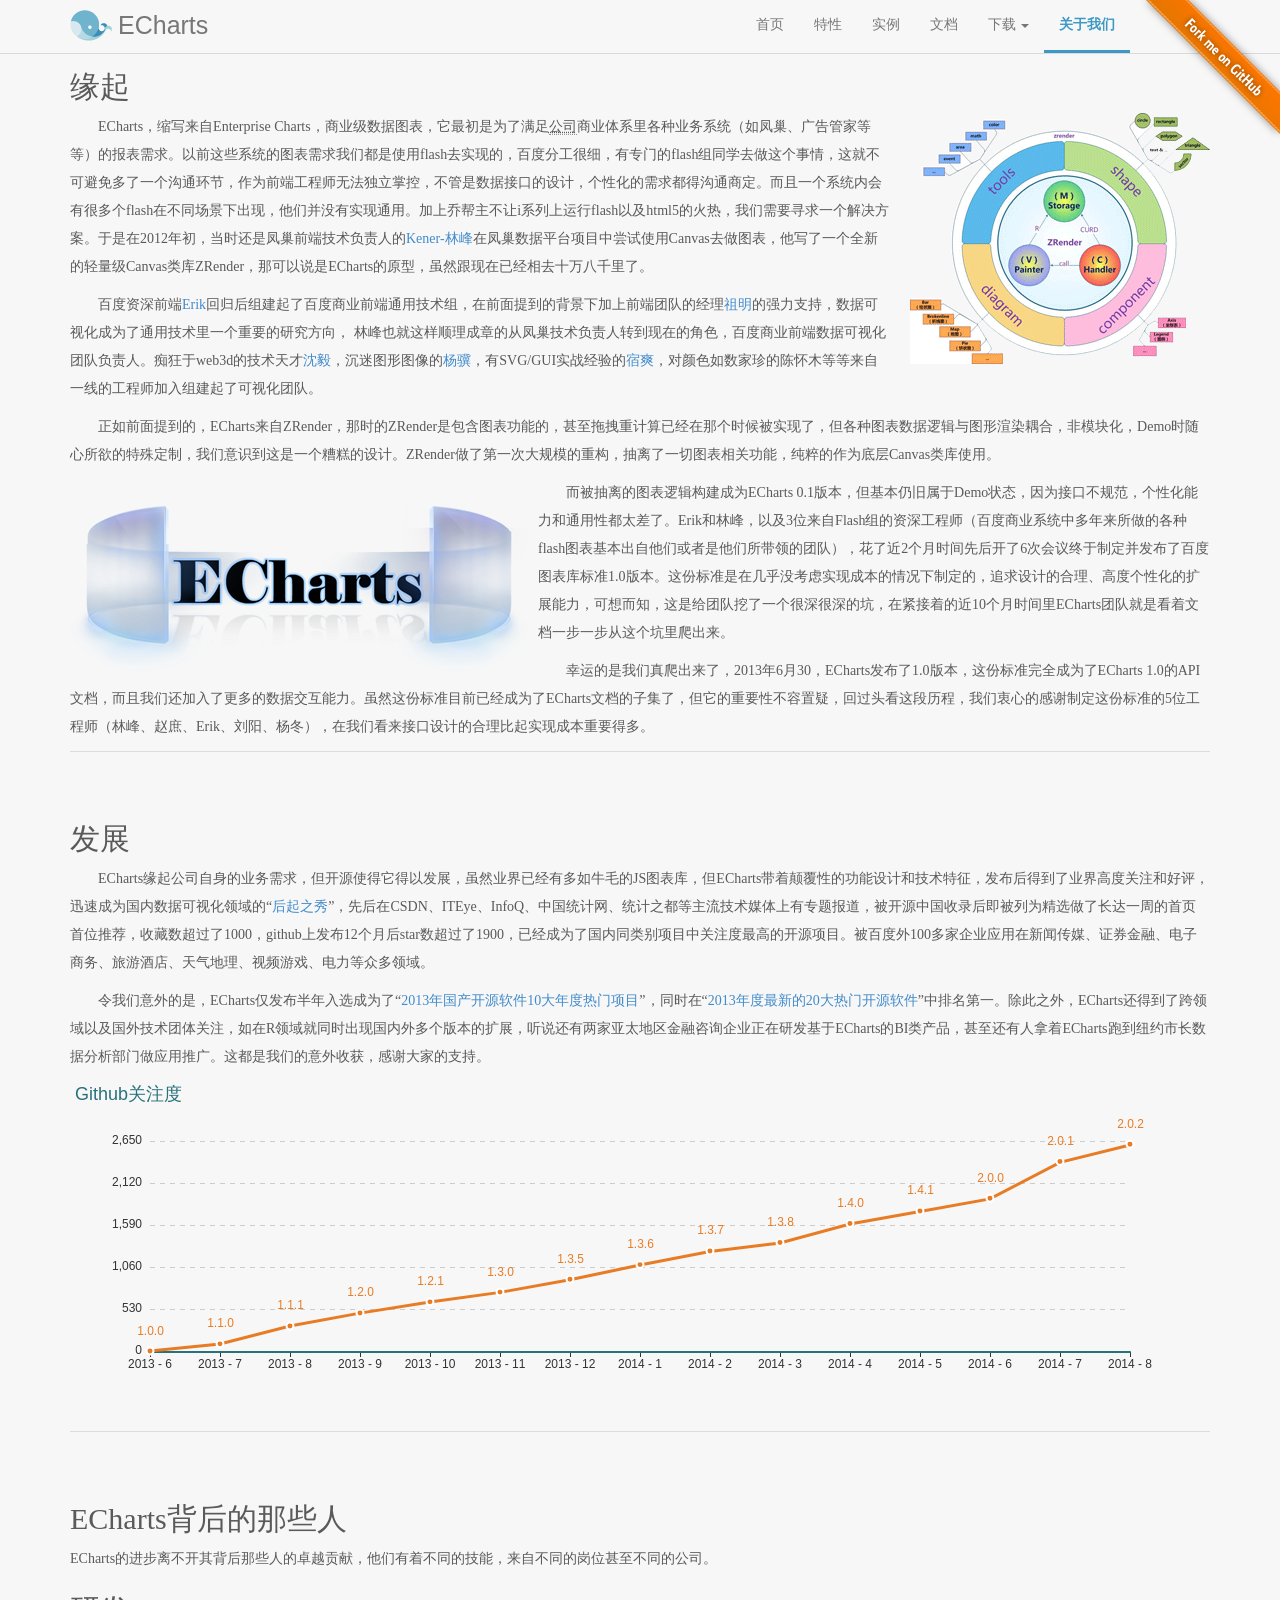
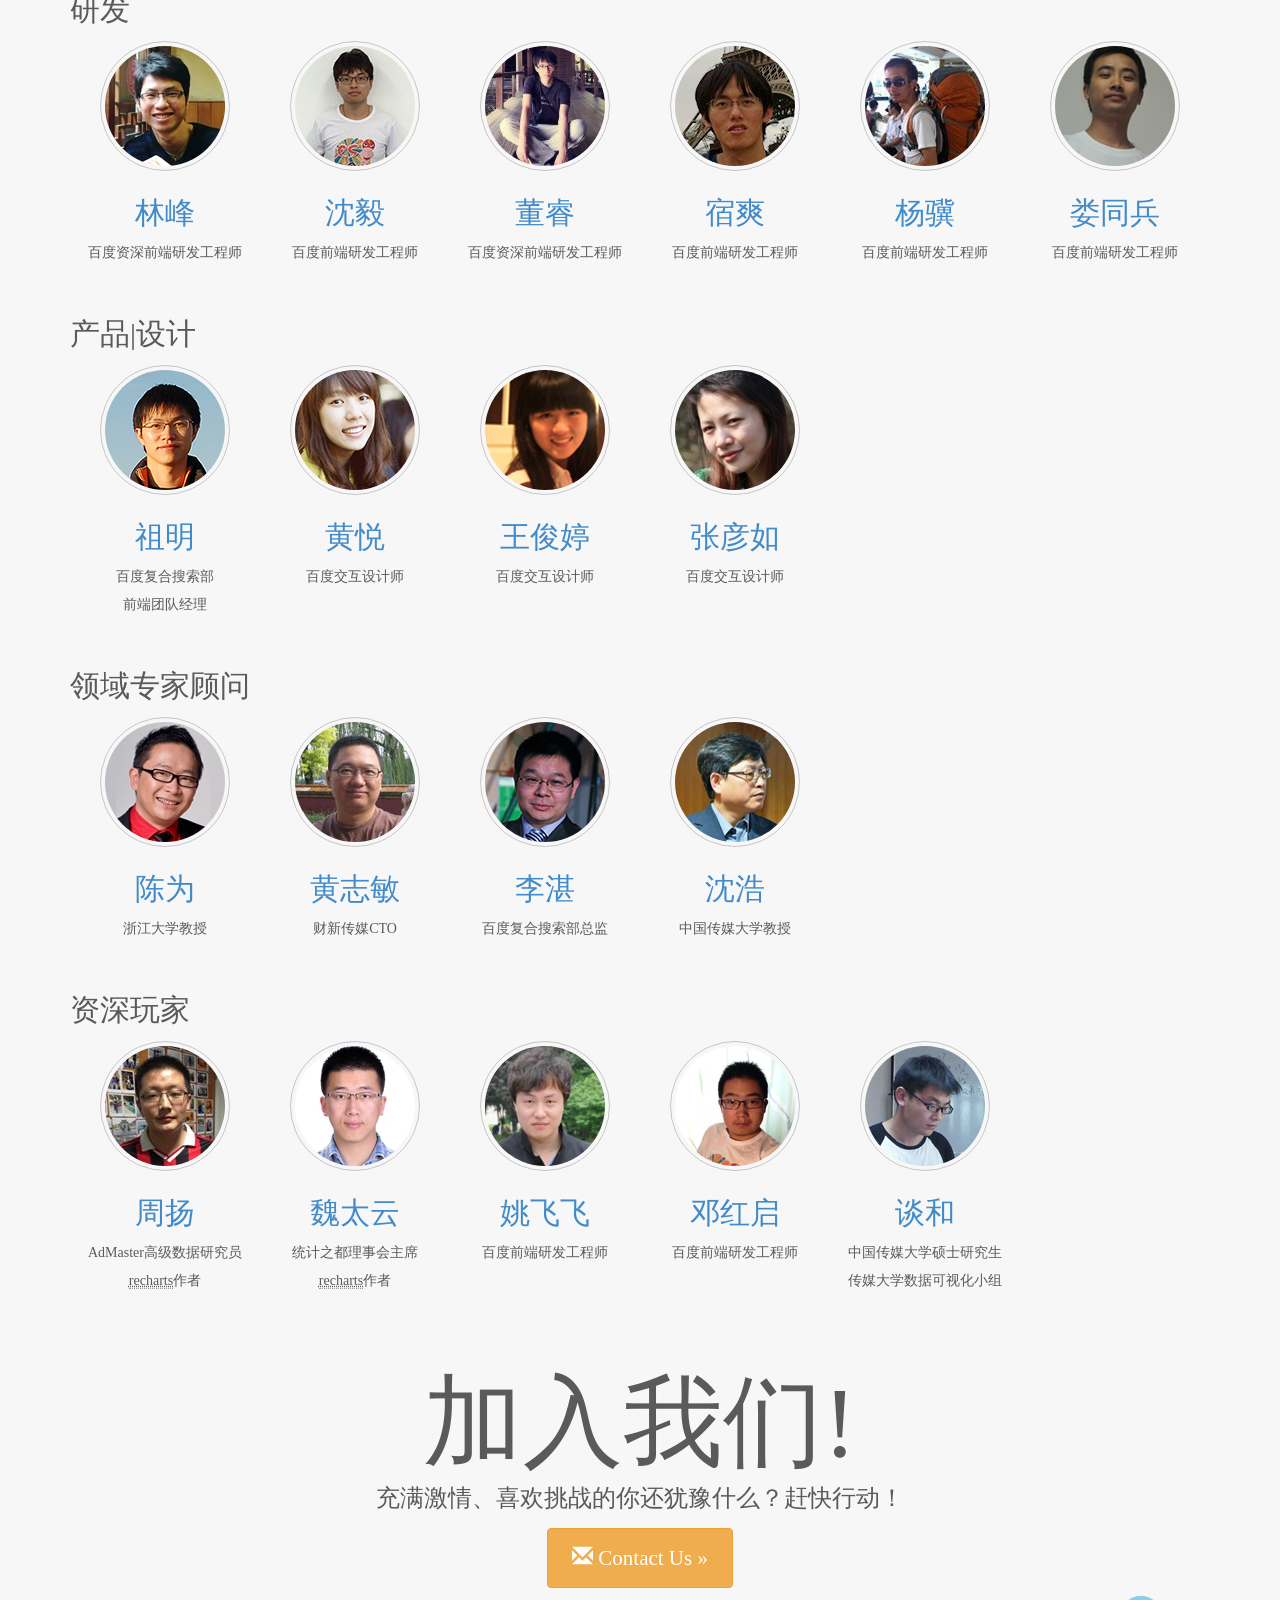
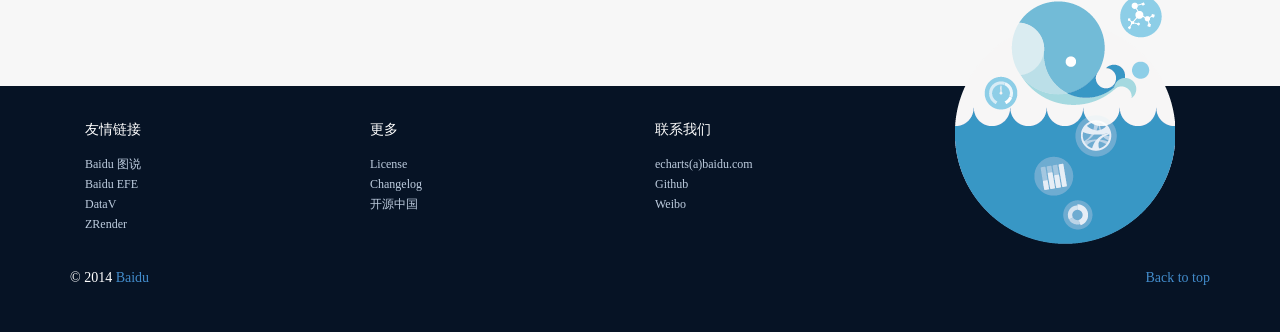
<file: echartjs/doc/about.html>
<!DOCTYPE html>
<html lang="zh-cn">
  <head>
    <meta charset="utf-8">
    <meta http-equiv="X-UA-Compatible" content="IE=edge">
    <meta name="viewport" content="width=device-width, initial-scale=1.0">
    <meta name="description" content="ECharts">
    <meta name="author" content="linzhifeng@baidu.com">
    <title>ECharts · About</title>

    <link rel="shortcut icon" href="./asset/ico/favicon.png">

    <link href="http://maxcdn.bootstrapcdn.com/font-awesome/4.1.0/css/font-awesome.min.css" rel="stylesheet">
    <link href="./asset/css/bootstrap.css" rel="stylesheet">
    <link href="./asset/css/carousel.css" rel="stylesheet">
    <link href="./asset/css/echartsHome.css" rel="stylesheet">
    <!-- HTML5 shim and Respond.js IE8 support of HTML5 elements and media queries -->
    <!--[if lt IE 9]>
      <script src="https://oss.maxcdn.com/html5shiv/3.7.2/html5shiv.min.js"></script>
      <script src="https://oss.maxcdn.com/respond/1.4.2/respond.min.js"></script>
    <![endif]-->
    <style type="text/css">
        /* Main marketing message and sign up button */
      .img-circle {
          border: 1px solid rgba(0, 0, 0, 0.2);
          padding: 4px;
          margin: 5px;
      }
    </style>
  </head>

  <body>
    <!-- Fixed navbar -->
    <div class="navbar navbar-default navbar-fixed-top" role="navigation" id="head"></div>

    <div class="container">
      <div class="row">
          <h2>缘起</h2>
          <img class="pull-right" src="asset/img/about/zrender1.png" style="margin-left:20px;">
          <p>&#12288;&#12288;ECharts，缩写来自Enterprise Charts，商业级数据图表，它最初是为了满足<abbr title="百度">公司</abbr>商业体系里各种业务系统（如凤巢、广告管家等等）的报表需求。以前这些系统的图表需求我们都是使用flash去实现的，百度分工很细，有专门的flash组同学去做这个事情，这就不可避免多了一个沟通环节，作为前端工程师无法独立掌控，不管是数据接口的设计，个性化的需求都得沟通商定。而且一个系统内会有很多个flash在不同场景下出现，他们并没有实现通用。加上乔帮主不让i系列上运行flash以及html5的火热，我们需要寻求一个解决方案。于是在2012年初，当时还是凤巢前端技术负责人的<a href="http://weibo.com/kenerlinfeng" target="_blank">Kener-林峰</a>在凤巢数据平台项目中尝试使用Canvas去做图表，他写了一个全新的轻量级Canvas类库ZRender，那可以说是ECharts的原型，虽然跟现在已经相去十万八千里了。</p>
          <p>&#12288;&#12288;百度资深前端<a href="http://weibo.com/errorrik" target="_blank">Erik</a>回归后组建起了百度商业前端通用技术组，在前面提到的背景下加上前端团队的经理<a href="http://weibo.com/forain" target="_blank">祖明</a>的强力支持，数据可视化成为了通用技术里一个重要的研究方向， 林峰也就这样顺理成章的从凤巢技术负责人转到现在的角色，百度商业前端数据可视化团队负责人。痴狂于web3d的技术天才<a href="http://weibo.com/pissang" target="_blank">沈毅</a>，沉迷图形图像的<a href="http://weibo.com/wind108369" target="_blank">杨骥</a>，有SVG/GUI实战经验的<a href="http://weibo.com/u/2113446991" target="_blank">宿爽</a>，对颜色如数家珍的陈怀木等等来自一线的工程师加入组建起了可视化团队。</p>
          
          <p>&#12288;&#12288;正如前面提到的，ECharts来自ZRender，那时的ZRender是包含图表功能的，甚至拖拽重计算已经在那个时候被实现了，但各种图表数据逻辑与图形渲染耦合，非模块化，Demo时随心所欲的特殊定制，我们意识到这是一个糟糕的设计。ZRender做了第一次大规模的重构，抽离了一切图表相关功能，纯粹的作为底层Canvas类库使用。</p>
          <img class="pull-left" src="asset/img/about/echarts1.png" style="margin-right:10px;">
          <p>&#12288;&#12288;而被抽离的图表逻辑构建成为ECharts 0.1版本，但基本仍旧属于Demo状态，因为接口不规范，个性化能力和通用性都太差了。Erik和林峰，以及3位来自Flash组的资深工程师（百度商业系统中多年来所做的各种flash图表基本出自他们或者是他们所带领的团队），花了近2个月时间先后开了6次会议终于制定并发布了百度图表库标准1.0版本。这份标准是在几乎没考虑实现成本的情况下制定的，追求设计的合理、高度个性化的扩展能力，可想而知，这是给团队挖了一个很深很深的坑，在紧接着的近10个月时间里ECharts团队就是看着文档一步一步从这个坑里爬出来。</p>
          <p>&#12288;&#12288;幸运的是我们真爬出来了，2013年6月30，ECharts发布了1.0版本，这份标准完全成为了ECharts 1.0的API文档，而且我们还加入了更多的数据交互能力。虽然这份标准目前已经成为了ECharts文档的子集了，但它的重要性不容置疑，回过头看这段历程，我们衷心的感谢制定这份标准的5位工程师（林峰、赵庶、Erik、刘阳、杨冬），在我们看来接口设计的合理比起实现成本重要得多。</p>
      </div>
      
      <div class="row featurette">
          <h2>发展</h2>
          <p>&#12288;&#12288;ECharts缘起公司自身的业务需求，但开源使得它得以发展，虽然业界已经有多如牛毛的JS图表库，但ECharts带着颠覆性的功能设计和技术特征，发布后得到了业界高度关注和好评，迅速成为国内数据可视化领域的“<a href="http://www.itongji.cn/article/0P525392013.html" target="_blank">后起之秀</a>”，先后在CSDN、ITEye、InfoQ、中国统计网、统计之都等主流技术媒体上有专题报道，被开源中国收录后即被列为精选做了长达一周的首页首位推荐，收藏数超过了1000，github上发布12个月后star数超过了1900，已经成为了国内同类别项目中关注度最高的开源项目。被百度外100多家企业应用在新闻传媒、证券金融、电子商务、旅游酒店、天气地理、视频游戏、电力等众多领域。</p>
          <p>&#12288;&#12288;令我们意外的是，ECharts仅发布半年入选成为了“<a href="http://www.oschina.net/news/47438/2013-top-10-hot-projects-in-china" target="_blank">2013年国产开源软件10大年度热门项目</a>”，同时在“<a href="http://www.oschina.net/news/47468/2013-top-20-newest-opensource-projects" target="_blank">2013年度最新的20大热门开源软件</a>”中排名第一。除此之外，ECharts还得到了跨领域以及国外技术团体关注，如在R领域就同时出现国内外多个版本的扩展，听说还有两家亚太地区金融咨询企业正在研发基于ECharts的BI类产品，甚至还有人拿着ECharts跑到纽约市长数据分析部门做应用推广。这都是我们的意外收获，感谢大家的支持。</p>
          <div id="main" style="height:300px;"></div>
      </div>
      
      <div class="row featurette team">
          <h2>ECharts背后的那些人</h2>
          <p>ECharts的进步离不开其背后那些人的卓越贡献，他们有着不同的技能，来自不同的岗位甚至不同的公司。</p>
          
          <!-- 研发  -->
          <h2>研发</h2>
          <div class="row">
            <div class="col-md-2 text-center">
              <img class="img-circle" src="asset/img/about/linfeng.jpg">
              <h2><a href="http://weibo.com/kenerlinfeng" target="_blank">林峰</a></h2>
              <p>百度资深前端研发工程师</p>
            </div>
            <div class="col-md-2 text-center">
              <img class="img-circle" src="asset/img/about/shenyi.jpg">
              <h2><a href="http://weibo.com/pissang" target="_blank">沈毅</a></h2>
              <p>百度前端研发工程师</p>
            </div>
            <div class="col-md-2 text-center">
              <img class="img-circle" src="asset/img/about/erik.jpg">
              <h2><a href="http://weibo.com/errorrik" target="_blank">董睿</a></h2>
              <p>百度资深前端研发工程师</p>
            </div>
            <div class="col-md-2 text-center">
              <img class="img-circle" src="asset/img/about/sushuang.jpg">
              <h2><a href="http://weibo.com/u/2113446991" target="_blank">宿爽</a></h2>
              <p>百度前端研发工程师</p>
            </div>
            <div class="col-md-2 text-center">
              <img class="img-circle" src="asset/img/about/yangji.jpg">
              <h2><a href="http://weibo.com/wind108369" target="_blank">杨骥</a></h2>
              <p>百度前端研发工程师</p>
            </div>
            <div class="col-md-2 text-center">
              <img class="img-circle" src="asset/img/about/loutongbing.jpg">
              <h2><a href="http://weibo.com/loutongbing" target="_blank">娄同兵</a></h2>
              <p>百度前端研发工程师</p>
            </div>
          </div>
          
          <!-- 产品  -->
          <h2>产品|设计</h2>
          <div class="row">
            <div class="col-md-2 text-center">
              <img class="img-circle" src="asset/img/about/zuming.jpg">
              <h2><a href="http://weibo.com/forain" target="_blank">祖明</a></h2>
              <p>百度复合搜索部<br/>前端团队经理</p>
            </div>
            <div class="col-md-2 text-center">
              <img class="img-circle" src="asset/img/about/huangyue.jpg">
              <h2><a href="http://weibo.com/u/1823030471" target="_blank">黄悦</a></h2>
              <p>百度交互设计师</p>
            </div>
            <div class="col-md-2 text-center">
              <img class="img-circle" src="asset/img/about/wangjunting.jpg">
              <h2><a href="http://weibo.com/u/1237163505" target="_blank">王俊婷</a></h2>
              <p>百度交互设计师</p>
            </div>
            <div class="col-md-2 text-center">
              <img class="img-circle" src="asset/img/about/zhangyanru.jpg">
              <h2><a href="#" target="_blank">张彦如</a></h2>
              <p>百度交互设计师</p>
            </div>
            <!--div class="col-md-2 text-center">
              <img class="img-circle" src="asset/img/about/yandong.jpg">
              <h2><a href="http://weibo.com/ShiMiTu2007" target="_blank">颜东</a></h2>
              <p>视觉中国设计总监</p>
            </div-->
          </div>
          
          <!-- 领域专家顾问  -->
          <h2>领域专家顾问</h2>
          <div class="row">
            <div class="col-md-2 text-center">
              <img class="img-circle" src="asset/img/about/chenwei.jpg">
              <h2><a href="http://weibo.com/shearwarp" target="_blank">陈为</a></h2>
              <p>浙江大学教授</p>
            </div>
            <div class="col-md-2 text-center">
              <img class="img-circle" src="asset/img/about/huangzhimin.jpg">
              <h2><a href="http://weibo.com/u/2006785117" target="_blank">黄志敏</a></h2>
              <p>财新传媒CTO</p>
            </div>
            <div class="col-md-2 text-center">
              <img class="img-circle" src="asset/img/about/lizhan.jpg">
              <h2><a href="http://weibo.com/u/2042635201" target="_blank">李湛</a></h2>
              <p>百度复合搜索部总监</p>
            </div>
            <div class="col-md-2 text-center">
              <img class="img-circle" src="asset/img/about/shenhao.jpg">
              <h2><a href="http://weibo.com/shenhaolaoshi" target="_blank">沈浩</a></h2>
              <p>中国传媒大学教授</p>
            </div>
          </div>
          
          <!-- 资深玩家  -->
          <h2>资深玩家</h2>
          <div class="row" style="margin-bottom:0;">
            <div class="col-md-2 text-center">
              <img class="img-circle" src="asset/img/about/zhouyang.jpg">
              <h2><a href="http://weibo.com/zhouyummy" target="_blank">周扬</a></h2>
              <p>AdMaster高级数据研究员<br/><abbr title="R语言下的ECharts包">recharts</abbr>作者</p>
            </div>
            <div class="col-md-2 text-center">
              <img class="img-circle" src="asset/img/about/weitaiyun.jpg">
              <h2><a href="http://weibo.com/taiyun" target="_blank">魏太云</a></h2>
              <p>统计之都理事会主席<br/><abbr title="R语言下的ECharts包">recharts</abbr>作者</p>
            </div>
            <div class="col-md-2 text-center">
              <img class="img-circle" src="asset/img/about/yaofeifei.jpg">
              <h2><a href="http://weibo.com/645008221" target="_blank">姚飞飞</a></h2>
              <p>百度前端研发工程师</p>
            </div>
            <div class="col-md-2 text-center">
              <img class="img-circle" src="asset/img/about/denghongqi.jpg">
              <h2><a href="http://weibo.com/u/2810393271" target="_blank">邓红启</a></h2>
              <p>百度前端研发工程师</p>
            </div>
            <div class="col-md-2 text-center">
              <img class="img-circle" src="asset/img/about/tanhe.jpg">
              <h2><a href="http://weibo.com/fengmengxia" target="_blank">谈和</a></h2>
              <p>中国传媒大学硕士研究生<br/>传媒大学数据可视化小组</p>
            </div>
          </div>
      </div>
      <!-- Jumbotron -->
      <div class="jumbotron">
        <h1>加入我们!</h1>
        <p class="lead">充满激情、喜欢挑战的你还犹豫什么？赶快行动！</p>
        <a class="btn btn-large btn-warning" href="mailto:echarts(a)baidu.com"><i class="glyphicon glyphicon-envelope"></i> Contact Us &raquo;</a>
      </div>
    </div> <!-- /container -->
    
    <footer id="footer"></footer>
    <!-- Le javascript
    ================================================== -->
    <!-- Placed at the end of the document so the pages load faster -->
    <script src="./asset/js/jquery.min.js"></script>
    <script type="text/javascript" src="./asset/js/echartsHome.js"></script>
    <script src="./asset/js/bootstrap.min.js"></script>
    <script src="asset/js/esl/esl.js"></script>
    <script type="text/javascript">
        require.config({
            paths:{ 
                echarts:'example/www/js/echarts',
                'echarts/chart/bar' : 'example/www/js/echarts',
                'echarts/chart/line': 'example/www/js/echarts'
            }
        });
        require(
            [
                'echarts',
                'example/theme/infographic',
                'echarts/chart/bar',
                'echarts/chart/line'
            ],
            function(ec, theme) {
                myChart = ec.init(document.getElementById('main'), theme);
                myChart.setOption({
                    title : {
                        text: 'Github关注度'
                    },
                    tooltip : {
                        trigger: 'axis',
                        axisPointer:{type:'none'},
                        showDelay: 0
                    },
                    grid:{y2:30},
                    xAxis : [
                        {
                            type : 'category',
                            boundaryGap : false,
                            axisLabel: {interval:0,formatter:function(v){return v.replace('年',' - ').replace('月','')}},
                            data : [
                                '2013年6月','2013年7月','2013年8月','2013年9月','2013年10月',
                                '2013年11月','2013年12月','2014年1月','2014年2月','2014年3月',
                                '2014年4月','2014年5月','2014年6月','2014年7月','2014年8月'
                            ]
                        }
                    ],
                    yAxis : [
                        {
                            type : 'value'
                        }
                    ],
                    series : [{
                        name:'echarts',
                        type:'line',
                        itemStyle:{normal:{color:'#E87C25'}},
                        data:[
                          {value:0,itemStyle:{normal:{label:{show:true,formatter:'1.0.0'}}}},
                          {value:90,itemStyle:{normal:{label:{show:true,formatter:'1.1.0'}}}},
                          {value:316,itemStyle:{normal:{label:{show:true,formatter:'1.1.1'}}}},
                          {value:480,itemStyle:{normal:{label:{show:true,formatter:'1.2.0'}}}},
                          {value:620,itemStyle:{normal:{label:{show:true,formatter:'1.2.1'}}}},
                          {value:743,itemStyle:{normal:{label:{show:true,formatter:'1.3.0'}}}},
                          {value:904,itemStyle:{normal:{label:{show:true,formatter:'1.3.5'}}}},
                          {value:1090,itemStyle:{normal:{label:{show:true,formatter:'1.3.6'}}}},
                          {value:1262,itemStyle:{normal:{label:{show:true,formatter:'1.3.7'}}}},
                          {value:1368,itemStyle:{normal:{label:{show:true,formatter:'1.3.8'}}}},
                          {value:1610,itemStyle:{normal:{label:{show:true,formatter:'1.4.0'}}}},
                          {value:1767,itemStyle:{normal:{label:{show:true,formatter:'1.4.1'}}}},
                          {value:1928,itemStyle:{normal:{label:{show:true,formatter:'2.0.0'}}}},
                          {value:2390,itemStyle:{normal:{label:{show:true,formatter:'2.0.1'}}}},
                          {value:2610,itemStyle:{normal:{label:{show:true,formatter:'2.0.2'}}}}
                        ]
                    }]
                });
            }
        );

    </script>
  </body>
</html>
</file>
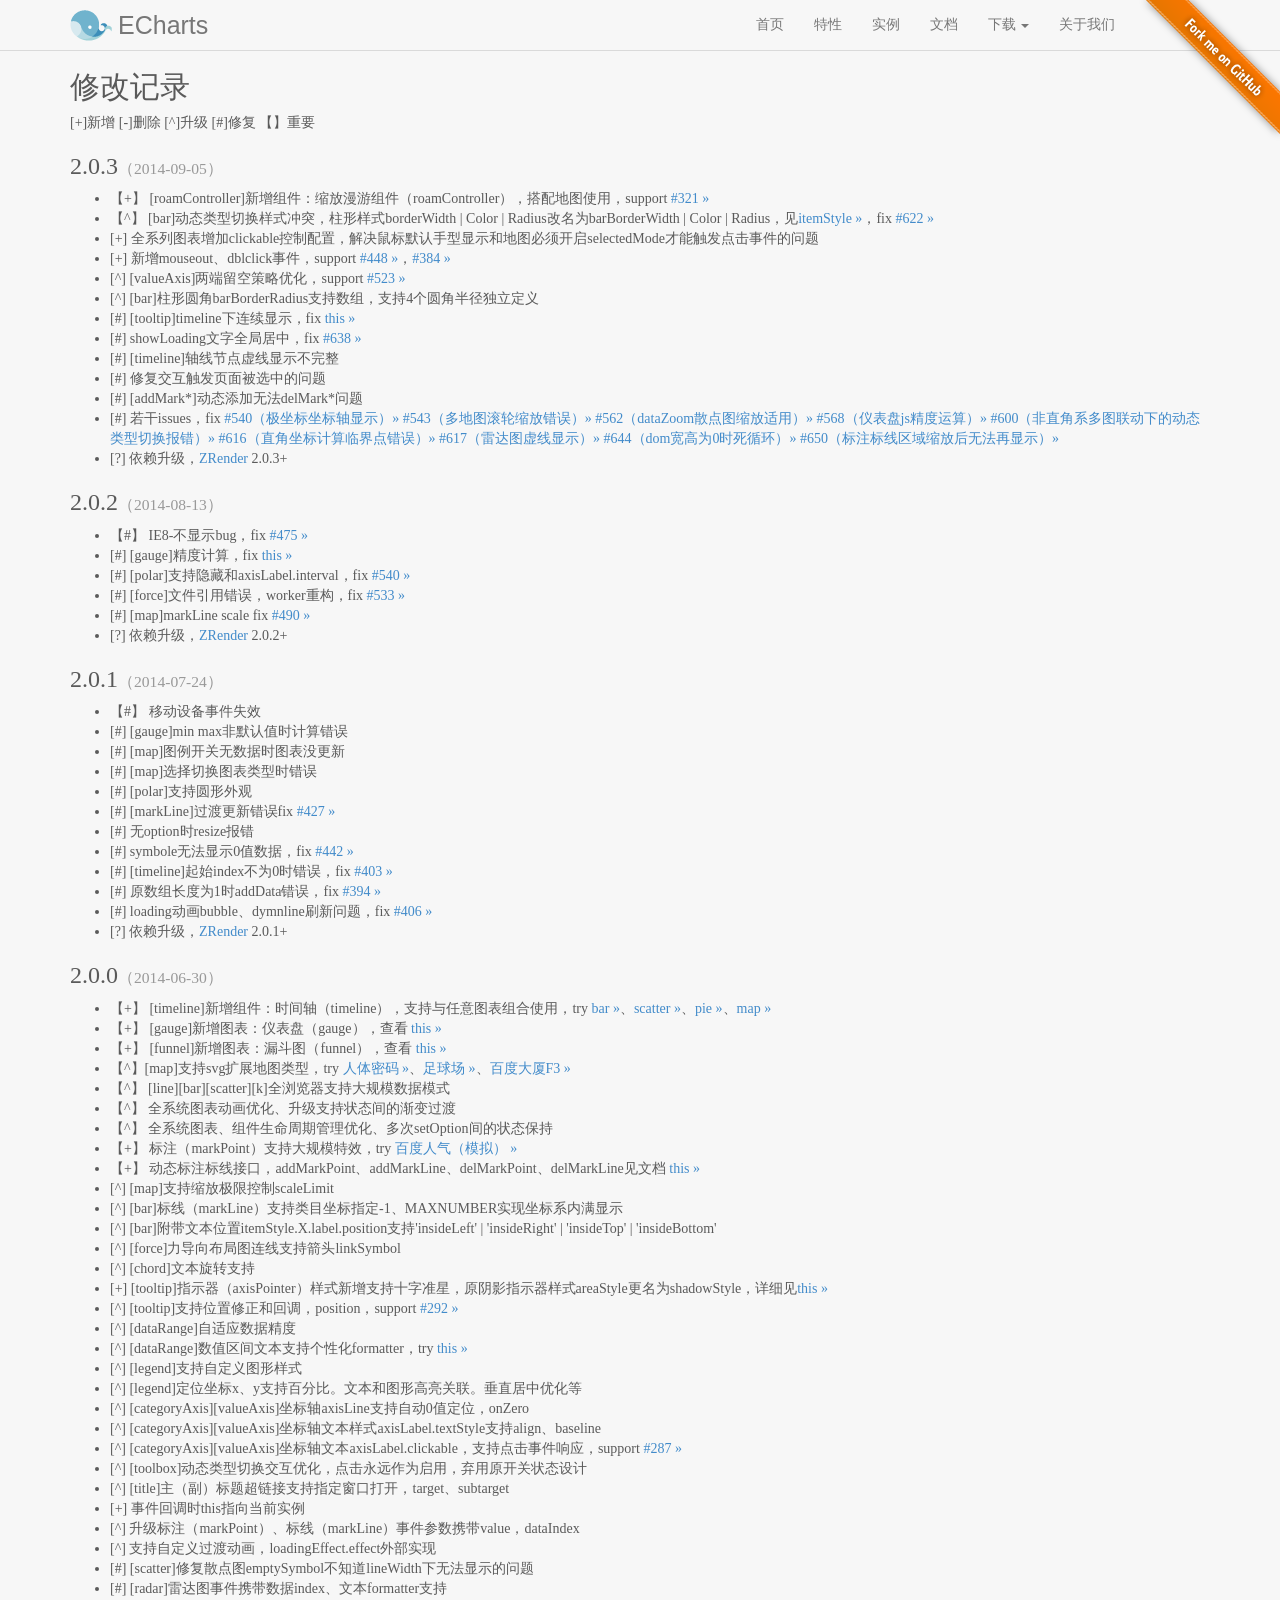
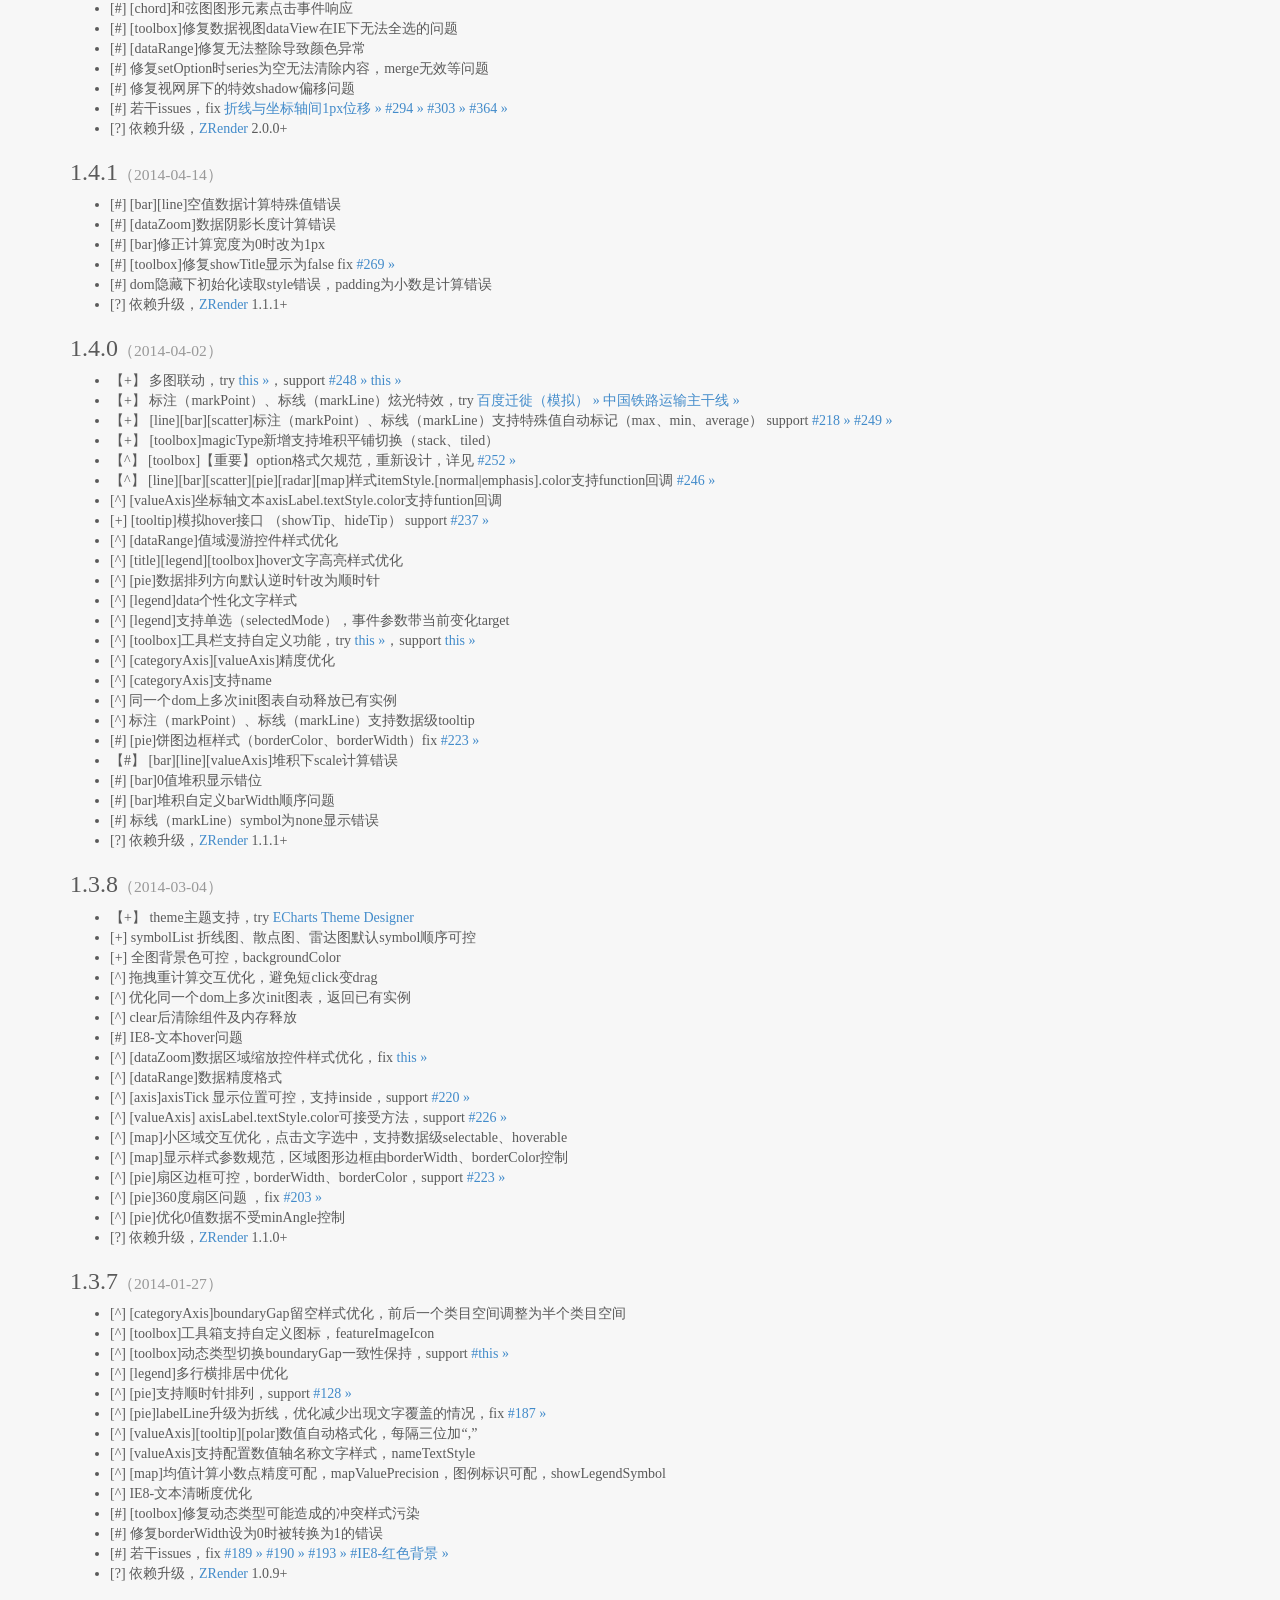
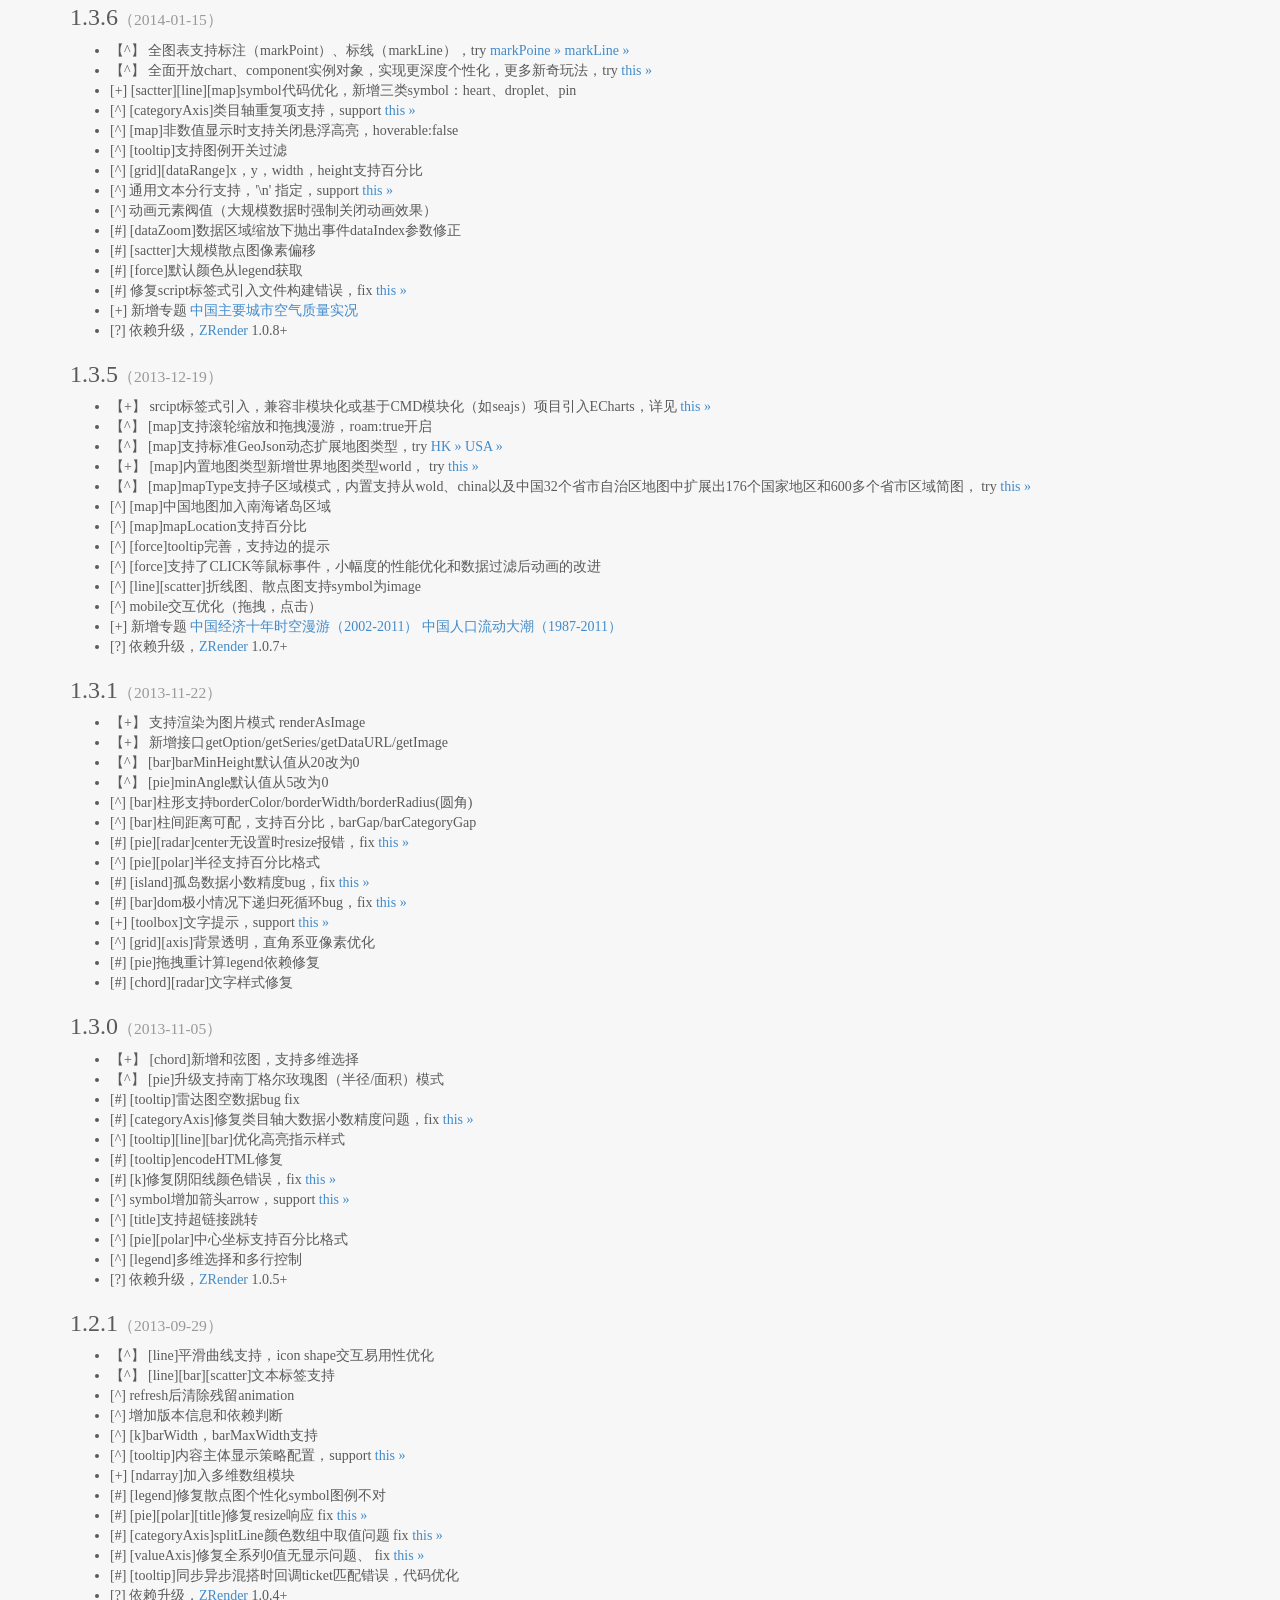
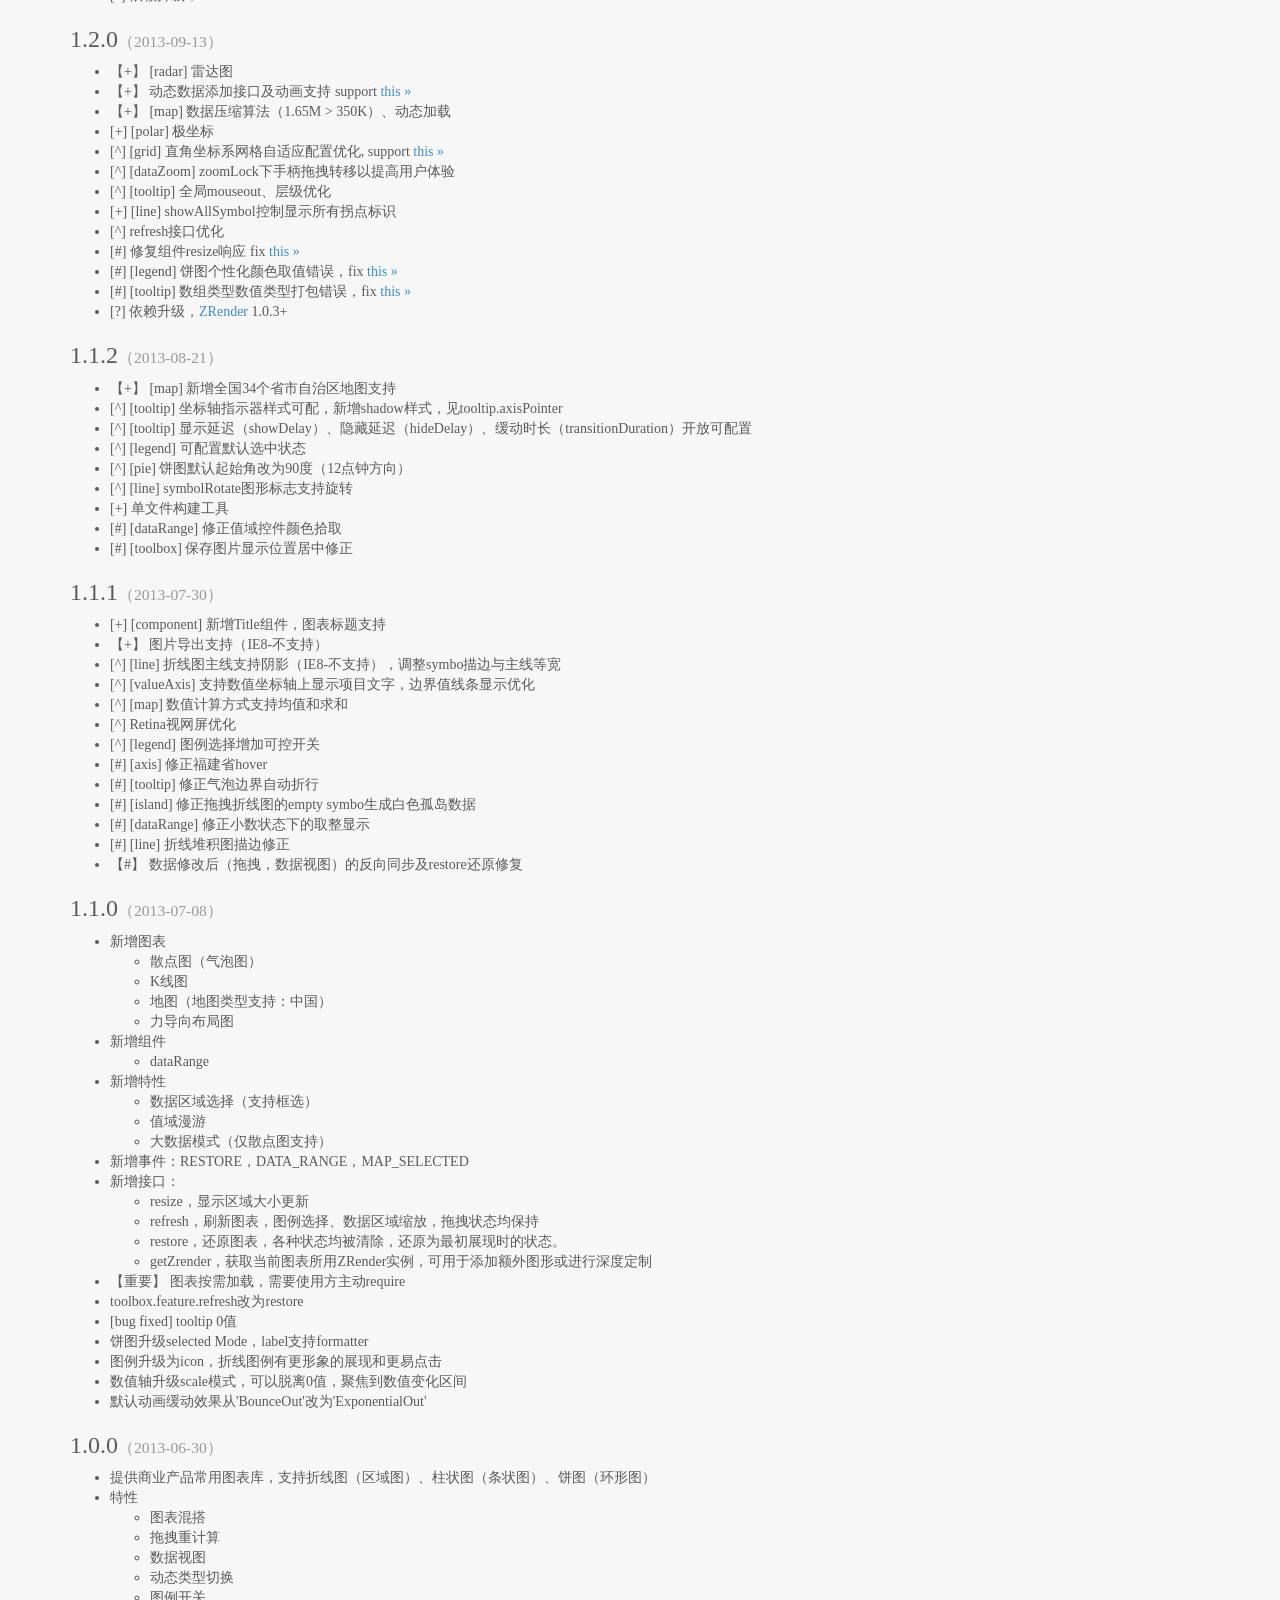
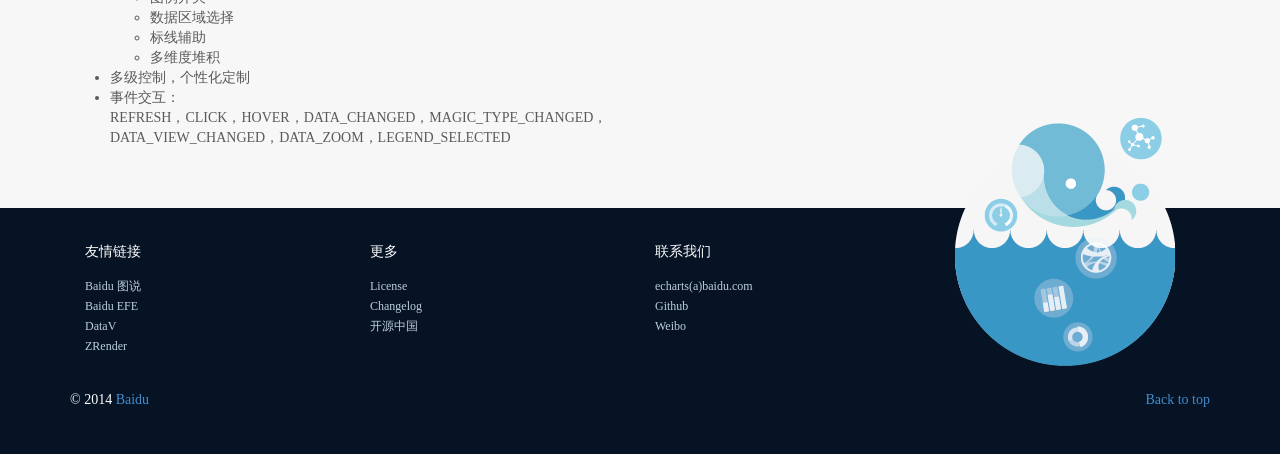
<file: echartjs/doc/changelog.html>
<!DOCTYPE html>
<html lang="zh-cn">
  <head>
    <meta charset="utf-8">
    <meta http-equiv="X-UA-Compatible" content="IE=edge">
    <meta name="viewport" content="width=device-width, initial-scale=1.0">
    <meta name="description" content="ECharts">
    <meta name="author" content="linzhifeng@baidu.com">
    <title>ECharts · Changelog</title>

    <link rel="shortcut icon" href="./asset/ico/favicon.png">

    <link href="http://maxcdn.bootstrapcdn.com/font-awesome/4.1.0/css/font-awesome.min.css" rel="stylesheet">
    <link href="./asset/css/bootstrap.css" rel="stylesheet">
    <link href="./asset/css/carousel.css" rel="stylesheet">
    <link href="./asset/css/echartsHome.css" rel="stylesheet">
    <!-- HTML5 shim and Respond.js IE8 support of HTML5 elements and media queries -->
    <!--[if lt IE 9]>
      <script src="https://oss.maxcdn.com/html5shiv/3.7.2/html5shiv.min.js"></script>
      <script src="https://oss.maxcdn.com/respond/1.4.2/respond.min.js"></script>
    <![endif]-->
    <style type="text/css">
        .ddhide {
            height:0;
            overflow:hidden;
        }
        .ddshow {
            height:400px;
            overflow:hidden;
            transition:height 2s;
            -moz-transition:height 2s;
            -webkit-transition:height 2s;
            -o-transition:height 2s;
        }
    </style>
  </head>

  <body>
    <!-- Fixed navbar -->
    <div class="navbar navbar-default navbar-fixed-top" role="navigation" id="head"></div>

    <div class="container">
        <div id="main-wrap" class="ddhide">
            <div id="main" style="height:400px;"></div>
        </div>
        <audio id="audioV3"></audio>
        <h2>修改记录</h2>
        <span>[+]新增 [-]删除 [^]升级 [#]修复 【】重要</span>
        <div class="row-fluid">
            <div>
                <h3>2.0.3<small>（2014-09-05）</small></h3>
                <ul>
                    <li>【+】 [roamController]新增组件：缩放漫游组件（roamController），搭配地图使用，support <a href="https://github.com/ecomfe/echarts/issues/321" target="_blank">#321 »</a></li>
                    <li>【^】 [bar]动态类型切换样式冲突，柱形样式borderWidth | Color | Radius改名为barBorderWidth | Color | Radius，见<a href="./doc.html#ItemStyle " target="_blank">itemStyle »</a>，fix <a href="https://github.com/ecomfe/echarts/issues/622" target="_blank">#622 »</a></li>
                    <li>[+] 全系列图表增加clickable控制配置，解决鼠标默认手型显示和地图必须开启selectedMode才能触发点击事件的问题</li>
                    <li>[+] 新增mouseout、dblclick事件，support <a href="https://github.com/ecomfe/echarts/issues/448" target="_blank">#448 »</a>，<a href="https://github.com/ecomfe/echarts/issues/384" target="_blank">#384 »</a></li>
                    <li>[^] [valueAxis]两端留空策略优化，support <a href="https://github.com/ecomfe/echarts/issues/523" target="_blank">#523 »</a></li>
                    <li>[^] [bar]柱形圆角barBorderRadius支持数组，支持4个圆角半径独立定义</li>
                    <li>[#] [tooltip]timeline下连续显示，fix <a href="http://www.oschina.net/question/1991188_167046" target="_blank">this »</a></li>
                    <li>[#] showLoading文字全局居中，fix <a href="https://github.com/ecomfe/echarts/issues/638" target="_blank">#638 »</a></li>
                    <li>[#] [timeline]轴线节点虚线显示不完整</li>
                    <li>[#] 修复交互触发页面被选中的问题</li>
                    <li>[#] [addMark*]动态添加无法delMark*问题</li>
                    <li>[#] 若干issues，fix
                        <a href="https://github.com/ecomfe/echarts/issues/540" target="_blank">#540（极坐标坐标轴显示）»</a>
                        <a href="https://github.com/ecomfe/echarts/issues/543" target="_blank">#543（多地图滚轮缩放错误）»</a>
                        <a href="https://github.com/ecomfe/echarts/issues/562" target="_blank">#562（dataZoom散点图缩放适用）»</a>
                        <a href="https://github.com/ecomfe/echarts/issues/568" target="_blank">#568（仪表盘js精度运算）»</a>
                        <a href="https://github.com/ecomfe/echarts/issues/600" target="_blank">#600（非直角系多图联动下的动态类型切换报错）»</a>
                        <a href="https://github.com/ecomfe/echarts/issues/616" target="_blank">#616（直角坐标计算临界点错误）»</a>
                        <a href="https://github.com/ecomfe/echarts/issues/617" target="_blank">#617（雷达图虚线显示）»</a>
                        <a href="https://github.com/ecomfe/echarts/issues/644" target="_blank">#644（dom宽高为0时死循环）»</a>
                        <a href="https://github.com/ecomfe/echarts/issues/650" target="_blank">#650（标注标线区域缩放后无法再显示）»</a>  
                    </li>
                    <li>[?] 依赖升级，<a href="http://ecomfe.github.io/zrender/" target="_blank">ZRender</a> 2.0.3+</li>
                </ul>
            </div>
            <div>
                <h3>2.0.2<small>（2014-08-13）</small></h3>
                <ul>
                    <li>【#】 IE8-不显示bug，fix <a href="https://github.com/ecomfe/echarts/issues/475" target="_blank">#475 »</a></li>
                    <li>[#] [gauge]精度计算，fix <a href="http://www.oschina.net/question/1410502_164606" target="_blank">this »</a></li>
                    <li>[#] [polar]支持隐藏和axisLabel.interval，fix <a href="https://github.com/ecomfe/echarts/issues/540" target="_blank">#540 »</a></li>
                    <li>[#] [force]文件引用错误，worker重构，fix <a href="https://github.com/ecomfe/echarts/issues/533" target="_blank">#533 »</a></li>
                    <li>[#] [map]markLine scale fix <a href="https://github.com/ecomfe/echarts/issues/490" target="_blank">#490 »</a></li>
                    <li>[?] 依赖升级，<a href="http://ecomfe.github.io/zrender/" target="_blank">ZRender</a> 2.0.2+</li>
                </ul>
            </div>
            <div>
                <h3>2.0.1<small>（2014-07-24）</small></h3>
                <ul>
                    <li>【#】 移动设备事件失效</li>
                    <li>[#] [gauge]min max非默认值时计算错误</li>
                    <li>[#] [map]图例开关无数据时图表没更新</li>
                    <li>[#] [map]选择切换图表类型时错误</li>
                    <li>[#] [polar]支持圆形外观</li>
                    <li>[#] [markLine]过渡更新错误fix <a href="https://github.com/ecomfe/echarts/issues/427" target="_blank">#427 »</a></li>
                    <li>[#] 无option时resize报错</li>
                    <li>[#] symbole无法显示0值数据，fix <a href="https://github.com/ecomfe/echarts/issues/442" target="_blank">#442 »</a></li>
                    <li>[#] [timeline]起始index不为0时错误，fix <a href="https://github.com/ecomfe/echarts/issues/403" target="_blank">#403 »</a></li>
                    <li>[#] 原数组长度为1时addData错误，fix <a href="https://github.com/ecomfe/echarts/issues/394" target="_blank">#394 »</a></li>
                    <li>[#] loading动画bubble、dymnline刷新问题，fix <a href="https://github.com/ecomfe/echarts/issues/406" target="_blank">#406 »</a></li>
                    <li>[?] 依赖升级，<a href="http://ecomfe.github.io/zrender/" target="_blank">ZRender</a> 2.0.1+</li>
                </ul>
            </div>
            <div>
                <h3>2.0.0<small>（2014-06-30）</small></h3>
                <ul>
                    <li>【+】 [timeline]新增组件：时间轴（timeline），支持与任意图表组合使用，try <a href="./example/bar11.html" target="_blank">bar »</a>、<a href="./example/scatter4.html" target="_blank">scatter »</a>、<a href="./example/pie7.html" target="_blank">pie »</a>、<a href="./example/map14.html" target="_blank">map »</a></li>
                    <li>【+】 [gauge]新增图表：仪表盘（gauge），查看 <a href="./example.html#gauge " target="_blank">this »</a></li>
                    <li>【+】 [funnel]新增图表：漏斗图（funnel），查看 <a href="./example.html#funnel " target="_blank">this »</a></li>
                    <li>【^】[map]支持svg扩展地图类型，try <a href="./example/map16.html" target="_blank">人体密码 »</a>、<a href="./example/map17.html" target="_blank">足球场 »</a>、<a href="./example/map18.html" target="_blank">百度大厦F3 »</a></li>
                    <li>【^】 [line][bar][scatter][k]全浏览器支持大规模数据模式</li>
                    <li>【^】 全系统图表动画优化、升级支持状态间的渐变过渡</li>
                    <li>【^】 全系统图表、组件生命周期管理优化、多次setOption间的状态保持</li>
                    <li>【+】 标注（markPoint）支持大规模特效，try <a href="./example/map15.html" target="_blank">百度人气（模拟） »</a></li>
                    <li>【+】 动态标注标线接口，addMarkPoint、addMarkLine、delMarkPoint、delMarkLine见文档 <a href="./doc.html#实例方法 " target="_blank">this »</a></li>
                    <li>[^] [map]支持缩放极限控制scaleLimit</li>
                    <li>[^] [bar]标线（markLine）支持类目坐标指定-1、MAXNUMBER实现坐标系内满显示</li>
                    <li>[^] [bar]附带文本位置itemStyle.X.label.position支持'insideLeft' | 'insideRight' | 'insideTop' | 'insideBottom'</li>
                    <li>[^] [force]力导向布局图连线支持箭头linkSymbol</li>
                    <li>[^] [chord]文本旋转支持</li>
                    <li>[+] [tooltip]指示器（axisPointer）样式新增支持十字准星，原阴影指示器样式areaStyle更名为shadowStyle，详细见<a href="doc.html#Tooltip" target="_blank">this »</a></li>
                    <li>[^] [tooltip]支持位置修正和回调，position，support <a href="https://github.com/ecomfe/echarts/issues/292" target="_blank">#292 »</a></li>
                    <li>[^] [dataRange]自适应数据精度</li>
                    <li>[^] [dataRange]数值区间文本支持个性化formatter，try <a href="./example/dataRange.html" target="_blank">this »</a></li>
                    <li>[^] [legend]支持自定义图形样式</li>
                    <li>[^] [legend]定位坐标x、y支持百分比。文本和图形高亮关联。垂直居中优化等</li>
                    <li>[^] [categoryAxis][valueAxis]坐标轴axisLine支持自动0值定位，onZero</li>
                    <li>[^] [categoryAxis][valueAxis]坐标轴文本样式axisLabel.textStyle支持align、baseline</li>
                    <li>[^] [categoryAxis][valueAxis]坐标轴文本axisLabel.clickable，支持点击事件响应，support <a href="https://github.com/ecomfe/echarts/issues/287" target="_blank">#287 »</a></li>
                    <li>[^] [toolbox]动态类型切换交互优化，点击永远作为启用，弃用原开关状态设计</li>
                    <li>[^] [title]主（副）标题超链接支持指定窗口打开，target、subtarget</li>
                    <li>[+] 事件回调时this指向当前实例</li>
                    <li>[^] 升级标注（markPoint）、标线（markLine）事件参数携带value，dataIndex</li>
                    <li>[^] 支持自定义过渡动画，loadingEffect.effect外部实现</li>
                    <li>[#] [scatter]修复散点图emptySymbol不知道lineWidth下无法显示的问题</li>
                    <li>[#] [radar]雷达图事件携带数据index、文本formatter支持</li>
                    <li>[#] [chord]和弦图图形元素点击事件响应</li>
                    <li>[#] [toolbox]修复数据视图dataView在IE下无法全选的问题</li>
                    <li>[#] [dataRange]修复无法整除导致颜色异常</li>
                    <li>[#] 修复setOption时series为空无法清除内容，merge无效等问题 </li>
                    <li>[#] 修复视网屏下的特效shadow偏移问题</li>
                    <li>[#] 若干issues，fix
                        <a href="#" target="_blank">折线与坐标轴间1px位移 »</a>
                        <a href="https://github.com/ecomfe/echarts/issues/294" target="_blank">#294 »</a>
                        <a href="https://github.com/ecomfe/echarts/issues/303" target="_blank">#303 »</a>
                        <a href="https://github.com/ecomfe/echarts/issues/364" target="_blank">#364 »</a> 
                    </li>
                    <li>[?] 依赖升级，<a href="http://ecomfe.github.io/zrender/" target="_blank">ZRender</a> 2.0.0+</li>
                </ul>
            </div>
            <div>
                <h3>1.4.1<small>（2014-04-14）</small></h3>
                <ul>
                    <li>[#] [bar][line]空值数据计算特殊值错误</li>
                    <li>[#] [dataZoom]数据阴影长度计算错误</li>
                    <li>[#] [bar]修正计算宽度为0时改为1px</li>
                    <li>[#] [toolbox]修复showTitle显示为false fix <a href="https://github.com/ecomfe/echarts/issues/269" target="_blank">#269 »</a></li>
                    <li>[#] dom隐藏下初始化读取style错误，padding为小数是计算错误</li>
                    <li>[?] 依赖升级，<a href="http://ecomfe.github.io/zrender/" target="_blank">ZRender</a> 1.1.1+</li>
                </ul>
            </div>
            <div>
                <h3>1.4.0<small>（2014-04-02）</small></h3>
                <ul>
                    <li>【+】 多图联动，try <a href="./example/mix8.html" target="_blank">this »</a>，support <a href="https://github.com/ecomfe/echarts/issues/248" target="_blank">#248 »</a> <a href="http://www.oschina.net/question/1457761_145010" target="_blank">this »</a></li>
                    <li>【+】 标注（markPoint）、标线（markLine）炫光特效，try <a href="./example/map11.html" target="_blank">百度迁徙（模拟） »</a> <a href="./example/map12.html" target="_blank">中国铁路运输主干线 »</a></li>
                    <li>【+】 [line][bar][scatter]标注（markPoint）、标线（markLine）支持特殊值自动标记（max、min、average） support <a href="https://github.com/ecomfe/echarts/issues/218" target="_blank">#218 »</a> <a href="https://github.com/ecomfe/echarts/issues/249" target="_blank">#249 »</a></li>
                    <li>【+】 [toolbox]magicType新增支持堆积平铺切换（stack、tiled）</li>
                    <li>【^】 [toolbox]【重要】option格式欠规范，重新设计，详见  <a href="https://github.com/ecomfe/echarts/issues/252" target="_blank">#252 »</a></li>
                    <li>【^】 [line][bar][scatter][pie][radar][map]样式itemStyle.[normal|emphasis].color支持function回调   <a href="https://github.com/ecomfe/echarts/issues/246" target="_blank">#246 »</a></li>
                    <li>[^] [valueAxis]坐标轴文本axisLabel.textStyle.color支持funtion回调</li>
                    <li>[+] [tooltip]模拟hover接口 （showTip、hideTip） support <a href="https://github.com/ecomfe/echarts/issues/237" target="_blank">#237 »</a></li>
                    <li>[^] [dataRange]值域漫游控件样式优化</li>
                    <li>[^] [title][legend][toolbox]hover文字高亮样式优化</li>
                    <li>[^] [pie]数据排列方向默认逆时针改为顺时针</li>
                    <li>[^] [legend]data个性化文字样式</li>
                    <li>[^] [legend]支持单选（selectedMode），事件参数带当前变化target</li>
                    <li>[^] [toolbox]工具栏支持自定义功能，try <a href="example/toolbox.html" target="_blank">this »</a>，support <a href="http://www.oschina.net/question/1020272_144976" target="_blank">this »</a></li>
                    <li>[^] [categoryAxis][valueAxis]精度优化</li>
                    <li>[^] [categoryAxis]支持name</li>
                    <li>[^] 同一个dom上多次init图表自动释放已有实例</li>
                    <li>[^] 标注（markPoint）、标线（markLine）支持数据级tooltip</li>
                    <li>[#] [pie]饼图边框样式（borderColor、borderWidth）fix <a href="https://github.com/ecomfe/echarts/issues/223" target="_blank">#223 »</a></li>
                    <li>【#】 [bar][line][valueAxis]堆积下scale计算错误</li>
                    <li>[#] [bar]0值堆积显示错位</li>
                    <li>[#] [bar]堆积自定义barWidth顺序问题</li>
                    <li>[#] 标线（markLine）symbol为none显示错误</li>
                    <li>[?] 依赖升级，<a href="http://ecomfe.github.io/zrender/" target="_blank">ZRender</a> 1.1.1+</li>
                </ul>
            </div>
            <div>
                <h3>1.3.8<small>（2014-03-04）</small></h3>
                <ul>
                    <li>【+】 theme主题支持，try <a href='./example/themeDesigner.html' target="_blank">ECharts Theme Designer</a></li>
                    <li>[+] symbolList 折线图、散点图、雷达图默认symbol顺序可控</li>
                    <li>[+] 全图背景色可控，backgroundColor</li>
                    <li>[^] 拖拽重计算交互优化，避免短click变drag</li>
                    <li>[^] 优化同一个dom上多次init图表，返回已有实例</li>
                    <li>[^] clear后清除组件及内存释放</li>
                    <li>[#] IE8-文本hover问题</li>
                    <li>[^] [dataZoom]数据区域缩放控件样式优化，fix <a href="http://www.oschina.net/question/1431801_143036" target="_blank">this »</a></li>
                    <li>[^] [dataRange]数据精度格式</li>
                    <li>[^] [axis]axisTick 显示位置可控，支持inside，support <a href="https://github.com/ecomfe/echarts/issues/220" target="_blank">#220 »</a></li>
                    <li>[^] [valueAxis] axisLabel.textStyle.color可接受方法，support <a href="https://github.com/ecomfe/echarts/issues/226" target="_blank">#226 »</a></li>
                    <li>[^] [map]小区域交互优化，点击文字选中，支持数据级selectable、hoverable</li>
                    <li>[^] [map]显示样式参数规范，区域图形边框由borderWidth、borderColor控制</li>
                    <li>[^] [pie]扇区边框可控，borderWidth、borderColor，support  <a href="https://github.com/ecomfe/echarts/issues/223" target="_blank">#223 »</a></li>
                    <li>[^] [pie]360度扇区问题 ，fix <a href="https://github.com/ecomfe/echarts/issues/203" target="_blank">#203 »</a> </li>
                    <li>[^] [pie]优化0值数据不受minAngle控制</li>
                    <li>[?] 依赖升级，<a href="http://ecomfe.github.io/zrender/" target="_blank">ZRender</a> 1.1.0+</li>
                </ul>
            </div>
            <div>
                <h3>1.3.7<small>（2014-01-27）</small></h3>
                <ul>
                    <li>[^] [categoryAxis]boundaryGap留空样式优化，前后一个类目空间调整为半个类目空间</li>
                    <li>[^] [toolbox]工具箱支持自定义图标，featureImageIcon</li>
                    <li>[^] [toolbox]动态类型切换boundaryGap一致性保持，support <a href="http://www.oschina.net/question/1440737_141336" target="_blank">#this »</a></li>
                    <li>[^] [legend]多行横排居中优化</li>
                    <li>[^] [pie]支持顺时针排列，support <a href="https://github.com/ecomfe/echarts/issues/128" target="_blank">#128 »</a></li>
                    <li>[^] [pie]labelLine升级为折线，优化减少出现文字覆盖的情况，fix  <a href="https://github.com/ecomfe/echarts/issues/187" target="_blank">#187 »</a></li>
                    <li>[^] [valueAxis][tooltip][polar]数值自动格式化，每隔三位加“,”</li>
                    <li>[^] [valueAxis]支持配置数值轴名称文字样式，nameTextStyle</li>
                    <li>[^] [map]均值计算小数点精度可配，mapValuePrecision，图例标识可配，showLegendSymbol</li>
                    <li>[^] IE8-文本清晰度优化</li>
                    <li>[#] [toolbox]修复动态类型可能造成的冲突样式污染</li>
                    <li>[#] 修复borderWidth设为0时被转换为1的错误</li>
                    <li>[#] 若干issues，fix 
                        <a href="https://github.com/ecomfe/echarts/issues/189" target="_blank">#189 »</a> 
                        <a href="https://github.com/ecomfe/echarts/issues/190" target="_blank">#190 »</a>
                        <a href="https://github.com/ecomfe/echarts/issues/193" target="_blank">#193 »</a>
                        <a href="http://www.oschina.net/question/1384706_141045" target="_blank">#IE8-红色背景 »</a>
                    </li>
                    <li>[?] 依赖升级，<a href="http://ecomfe.github.io/zrender/" target="_blank">ZRender</a> 1.0.9+</li>
                </ul>
            </div>
            <div>
                <h3>1.3.6<small>（2014-01-15）</small></h3>
                <ul>
                    <li>【^】 全图表支持标注（markPoint）、标线（markLine），try <a href="./example/map9.html" target="_blank">markPoine »</a> <a href="./example/map10.html" target="_blank">markLine »</a></li>
                    <li>【^】 全面开放chart、component实例对象，实现更深度个性化，更多新奇玩法，try <a href="./example/mix7.html" target="_blank">this »</a></li>
                    <li>[+] [sactter][line][map]symbol代码优化，新增三类symbol：heart、droplet、pin</li>
                    <li>[^] [categoryAxis]类目轴重复项支持，support <a href="https://github.com/ecomfe/echarts/issues/165" target="_blank">this »</a></li>
                    <li>[^] [map]非数值显示时支持关闭悬浮高亮，hoverable:false</li>
                    <li>[^] [tooltip]支持图例开关过滤</li>
                    <li>[^] [grid][dataRange]x，y，width，height支持百分比</li>
                    <li>[^] 通用文本分行支持，'\n' 指定，support <a href="https://github.com/ecomfe/echarts/issues/186" target="_blank">this »</a></li>
                    <li>[^] 动画元素阀值（大规模数据时强制关闭动画效果）</li>
                    <li>[#] [dataZoom]数据区域缩放下抛出事件dataIndex参数修正</li>
                    <li>[#] [sactter]大规模散点图像素偏移</li>
                    <li>[#] [force]默认颜色从legend获取</li>
                    <li>[#] 修复script标签式引入文件构建错误，fix <a href="https://github.com/ecomfe/echarts/issues/174" target="_blank">this »</a></li>
                    <li>[+] 新增专题 <a href="example/topic/aqi-china/index.html" target="_blank">中国主要城市空气质量实况</a>
                    <li>[?] 依赖升级，<a href="http://ecomfe.github.io/zrender/" target="_blank">ZRender</a> 1.0.8+</li>
                </ul>
            </div>
            <div>
                <h3>1.3.5<small>（2013-12-19）</small></h3>
                <ul>
                    <li>【+】 srcipt标签式引入，兼容非模块化或基于CMD模块化（如seajs）项目引入ECharts，详见 <a href="doc.html#引入ECharts3" target="_blank">this »</a></li>
                    <li>【^】 [map]支持滚轮缩放和拖拽漫游，roam:true开启</li>
                    <li>【^】 [map]支持标准GeoJson动态扩展地图类型，try <a href="./example/map6.html" target="_blank">HK »</a> <a href="./example/map7.html" target="_blank">USA »</a></li>
                    <li>【+】 [map]内置地图类型新增世界地图类型world， try <a href="./example/map4.html" target="_blank">this »</a></li>
                    <li>【^】 [map]mapType支持子区域模式，内置支持从wold、china以及中国32个省市自治区地图中扩展出176个国家地区和600多个省市区域简图， try <a href="./example/map8.html" target="_blank">this »</a></li>
                    <li>[^] [map]中国地图加入南海诸岛区域</li>
                    <li>[^] [map]mapLocation支持百分比</li>
                    <li>[^] [force]tooltip完善，支持边的提示</li>
                    <li>[^] [force]支持了CLICK等鼠标事件，小幅度的性能优化和数据过滤后动画的改进</li>
                    <li>[^] [line][scatter]折线图、散点图支持symbol为image</li>
                    <li>[^] mobile交互优化（拖拽，点击）</li>
                    <li>[+] 新增专题 <a href="example/topic/10-me-china/index.html" target="_blank">中国经济十年时空漫游（2002-2011）</a> <a href="example/topic/24-population-china/index.html" target="_blank">中国人口流动大潮（1987-2011）</a></li>
                    <li>[?] 依赖升级，<a href="http://ecomfe.github.io/zrender/" target="_blank">ZRender</a> 1.0.7+</li>
                </ul>
            </div>
            <div>
                <h3>1.3.1<small>（2013-11-22）</small></h3>
                <ul>
                    <li>【+】 支持渲染为图片模式 renderAsImage</li>
                    <li>【+】 新增接口getOption/getSeries/getDataURL/getImage</li>
                    <li>【^】 [bar]barMinHeight默认值从20改为0</li>
                    <li>【^】 [pie]minAngle默认值从5改为0</li>
                    <li>[^] [bar]柱形支持borderColor/borderWidth/borderRadius(圆角)</li>
                    <li>[^] [bar]柱间距离可配，支持百分比，barGap/barCategoryGap</li>
                    <li>[#] [pie][radar]center无设置时resize报错，fix <a href="https://github.com/ecomfe/echarts/issues/133" target="_blank">this »</a></li>
                    <li>[^] [pie][polar]半径支持百分比格式</li>
                    <li>[#] [island]孤岛数据小数精度bug，fix <a href="https://github.com/ecomfe/echarts/issues/126" target="_blank">this »</a></li>
                    <li>[#] [bar]dom极小情况下递归死循环bug，fix <a href="https://github.com/ecomfe/echarts/issues/138" target="_blank">this »</a></li>
                    <li>[+] [toolbox]文字提示，support <a href="https://github.com/ecomfe/echarts/issues/136" target="_blank">this »</a></li>
                    <li>[^] [grid][axis]背景透明，直角系亚像素优化</li>
                    <li>[#] [pie]拖拽重计算legend依赖修复</li>
                    <li>[#] [chord][radar]文字样式修复</li>
                </ul>
            </div>
            <div>
                <h3>1.3.0<small>（2013-11-05）</small></h3>
                <ul>
                    <li>【+】 [chord]新增和弦图，支持多维选择</li>
                    <li>【^】 [pie]升级支持南丁格尔玫瑰图（半径/面积）模式</li>
                    <li>[#] [tooltip]雷达图空数据bug fix</li>
                    <li>[#] [categoryAxis]修复类目轴大数据小数精度问题，fix <a href="https://github.com/ecomfe/echarts/issues/110" target="_blank">this »</a></li>
                    <li>[^] [tooltip][line][bar]优化高亮指示样式</li>
                    <li>[#] [tooltip]encodeHTML修复</li>
                    <li>[#] [k]修复阴阳线颜色错误，fix <a href="https://github.com/ecomfe/echarts/issues/112" target="_blank">this »</a></li>
                    <li>[^] symbol增加箭头arrow，support <a href="http://www.oschina.net/question/1182177_128527" target="_blank">this »</a></li>
                    <li>[^] [title]支持超链接跳转</li>
                    <li>[^] [pie][polar]中心坐标支持百分比格式</li>
                    <li>[^] [legend]多维选择和多行控制</li>
                    <li>[?] 依赖升级，<a href="http://ecomfe.github.io/zrender/" target="_blank">ZRender</a> 1.0.5+</li>
                </ul>
            </div>
            <div>
                <h3>1.2.1<small>（2013-09-29）</small></h3>
                <ul>
                    <li>【^】 [line]平滑曲线支持，icon shape交互易用性优化</li>
                    <li>【^】 [line][bar][scatter]文本标签支持</li>
                    <li>[^] refresh后清除残留animation</li>
                    <li>[^] 增加版本信息和依赖判断</li>
                    <li>[^] [k]barWidth，barMaxWidth支持</li>
                    <li>[^] [tooltip]内容主体显示策略配置，support <a href="https://github.com/ecomfe/echarts/issues/102" target="_blank">this »</a></li>
                    <li>[+] [ndarray]加入多维数组模块</li>
                    <li>[#] [legend]修复散点图个性化symbol图例不对</li>
                    <li>[#] [pie][polar][title]修复resize响应 fix <a href="https://github.com/ecomfe/echarts/issues/83" target="_blank">this »</a></li>
                    <li>[#] [categoryAxis]splitLine颜色数组中取值问题 fix <a href="https://github.com/ecomfe/echarts/issues/90" target="_blank">this »</a></li>
                    <li>[#] [valueAxis]修复全系列0值无显示问题、 fix <a href="https://github.com/ecomfe/echarts/issues/101" target="_blank">this »</a></li>
                    <li>[#] [tooltip]同步异步混搭时回调ticket匹配错误，代码优化</li>
                    <li>[?] 依赖升级，<a href="http://ecomfe.github.io/zrender/" target="_blank">ZRender</a> 1.0.4+</li>
                </ul>
            </div>
            <div>
                <h3>1.2.0<small>（2013-09-13）</small></h3>
                <ul>
                    <li>【+】 [radar] 雷达图</li>
                    <li>【+】 动态数据添加接口及动画支持 support <a href="https://github.com/ecomfe/echarts/issues/45" target="_blank">this »</a></li>
                    <li>【+】 [map] 数据压缩算法（1.65M > 350K）、动态加载</li>
                    <li>[+] [polar] 极坐标</li>
                    <li>[^] [grid] 直角坐标系网格自适应配置优化, support <a href="http://www.oschina.net/question/1255841_123578" target="_blank">this »</a></li>
                    <li>[^] [dataZoom] zoomLock下手柄拖拽转移以提高用户体验</li>
                    <li>[^] [tooltip] 全局mouseout、层级优化</li>
                    <li>[+] [line] showAllSymbol控制显示所有拐点标识</li>
                    <li>[^] refresh接口优化</li>
                    <li>[#] 修复组件resize响应 fix <a href="https://github.com/ecomfe/echarts/issues/68" target="_blank">this »</a></li>
                    <li>[#] [legend] 饼图个性化颜色取值错误，fix <a href="http://www.oschina.net/question/209138_125256" target="_blank">this »</a></li>
                    <li>[#] [tooltip] 数组类型数值类型打包错误，fix <a href="https://github.com/ecomfe/echarts/issues/82" target="_blank">this »</a></li>
                    <li>[?] 依赖升级，<a href="http://ecomfe.github.io/zrender/" target="_blank">ZRender</a> 1.0.3+</li>
                </ul>
            </div>
            <div>
                <h3>1.1.2<small>（2013-08-21）</small></h3>
                <ul>
                    <li>【+】 [map] 新增全国34个省市自治区地图支持</li>
                    <li>[^] [tooltip] 坐标轴指示器样式可配，新增shadow样式，见tooltip.axisPointer</li>
                    <li>[^] [tooltip] 显示延迟（showDelay）、隐藏延迟（hideDelay）、缓动时长（transitionDuration）开放可配置</li>
                    <li>[^] [legend] 可配置默认选中状态</li>
                    <li>[^] [pie] 饼图默认起始角改为90度（12点钟方向）</li>
                    <li>[^] [line] symbolRotate图形标志支持旋转</li>
                    <li>[+] 单文件构建工具</li>
                    <li>[#] [dataRange] 修正值域控件颜色拾取</li>
                    <li>[#] [toolbox] 保存图片显示位置居中修正</li>
                </ul>
            </div>
            <div>
                <h3>1.1.1<small>（2013-07-30）</small></h3>
                <ul>
                    <li>[+] [component] 新增Title组件，图表标题支持</li>
                    <li>【+】 图片导出支持（IE8-不支持）</li>
                    <li>[^] [line] 折线图主线支持阴影（IE8-不支持），调整symbo描边与主线等宽</li>
                    <li>[^] [valueAxis] 支持数值坐标轴上显示项目文字，边界值线条显示优化</li>
                    <li>[^] [map] 数值计算方式支持均值和求和</li>
                    <li>[^] Retina视网屏优化</li>
                    <li>[^] [legend] 图例选择增加可控开关</li>
                    <li>[#] [axis] 修正福建省hover</li>
                    <li>[#] [tooltip] 修正气泡边界自动折行</li>
                    <li>[#] [island] 修正拖拽折线图的empty symbo生成白色孤岛数据</li>
                    <li>[#] [dataRange] 修正小数状态下的取整显示</li>
                    <li>[#] [line] 折线堆积图描边修正</li>
                    <li>【#】 数据修改后（拖拽，数据视图）的反向同步及restore还原修复</li>
                </ul>
            </div>
            <div>
                <h3>1.1.0<small>（2013-07-08）</small></h3>
                <ul>
                    <li>新增图表</li>
                    <ul>
                        <li>散点图（气泡图）</li>
                        <li>K线图</li>
                        <li>地图（地图类型支持：中国）</li>
                        <li>力导向布局图</li>
                    </ul>
                    <li>新增组件</li>
                    <ul>
                        <li>dataRange</li>
                    </ul>
                    <li>新增特性</li>
                    <ul>
                        <li>数据区域选择（支持框选）</li>
                        <li>值域漫游</li>
                        <li>大数据模式（仅散点图支持）</li>
                    </ul>
                    <li>新增事件：RESTORE，DATA_RANGE，MAP_SELECTED</li>
                    <li>新增接口：</li>
                    <ul>
                        <li>resize，显示区域大小更新</li>
                        <li>refresh，刷新图表，图例选择、数据区域缩放，拖拽状态均保持</li>
                        <li>restore，还原图表，各种状态均被清除，还原为最初展现时的状态。</li>
                        <li>getZrender，获取当前图表所用ZRender实例，可用于添加额外图形或进行深度定制</li>
                    </ul>
                    <li>【重要】 图表按需加载，需要使用方主动require</li>
                    <li>toolbox.feature.refresh改为restore</li>
                    <li>[bug fixed] tooltip 0值</li>
                    <li>饼图升级selected Mode，label支持formatter</li>
                    <li>图例升级为icon，折线图例有更形象的展现和更易点击</li>
                    <li>数值轴升级scale模式，可以脱离0值，聚焦到数值变化区间</li>
                    <li>默认动画缓动效果从'BounceOut'改为'ExponentialOut'</li>
                </ul>
            </div>
            <div>
                <h3>1.0.0<small>（2013-06-30）</small></h3>
                <ul>
                    <li>提供商业产品常用图表库，支持折线图（区域图）、柱状图（条状图）、饼图（环形图）</li>
                    <li>特性</li>
                    <ul>
                        <li>图表混搭</li>
                        <li>拖拽重计算</li>
                        <li>数据视图</li>
                        <li>动态类型切换</li>
                        <li>图例开关</li>
                        <li>数据区域选择</li>
                        <li>标线辅助</li>
                        <li>多维度堆积</li>
                    </ul>
                    <li>多级控制，个性化定制</li>
                    <li>事件交互：
                        <br/>REFRESH，CLICK，HOVER，DATA_CHANGED，MAGIC_TYPE_CHANGED，
                        <br/>DATA_VIEW_CHANGED，DATA_ZOOM，LEGEND_SELECTED</li>
                </ul>
            </div>
        </div>
    </div> <!-- /container -->
    <footer id="footer"></footer>
    <!-- Le javascript
    ================================================== -->
    <!-- Placed at the end of the document so the pages load faster -->
    <script src="asset/js/esl/esl.js"></script>
    <script src="asset/js/dataDancing.js"></script>
    <script src="./asset/js/jquery.min.js"></script>
    <script type="text/javascript" src="./asset/js/echartsHome.js"></script>
    <script src="./asset/js/bootstrap.min.js"></script>
  </body>
</html>
</file>
<file: echartjs/doc/asset/css/carousel.css>
/* GLOBAL STYLES
-------------------------------------------------- */
/* Padding below the footer and lighter body text */

body {
  padding-bottom: 40px;
  color: #5a5a5a;
}



/* CUSTOMIZE THE NAVBAR
-------------------------------------------------- */

/* Special class on .container surrounding .navbar, used for positioning it into place. */
.navbar-wrapper {
  position: absolute;
  top: 0;
  left: 0;
  right: 0;
  z-index: 20;
}

/* Flip around the padding for proper display in narrow viewports */
.navbar-wrapper .container {
  padding-left: 0;
  padding-right: 0;
}
.navbar-wrapper .navbar {
  padding-left: 15px;
  padding-right: 15px;
}


/* CUSTOMIZE THE CAROUSEL
-------------------------------------------------- */

/* Carousel base class */
.carousel {
  height: 400px;
  margin-bottom: 60px;
}
/* Since positioning the image, we need to help out the caption */
.carousel-caption {
  z-index: 10;
}

/* Declare heights because of positioning of img element */
.carousel .item {
  height: 400px;
  background-color: #3A90BA ;
}
.carousel-inner > .item > img {
  position: absolute;
  top: 0;
  left: 50%;
  margin-left:-640px;
  min-width: 1280px;
  height: 400px;
}
.carousel-control.left {
background-image: -webkit-linear-gradient(left, color-stop(rgba(0, 0, 0, .3) 0%), color-stop(rgba(0, 0, 0, .0001) 100%));
background-image: linear-gradient(to right, rgba(0, 0, 0, .3) 0%, rgba(0, 0, 0, .0001) 100%);
filter: progid:DXImageTransform.Microsoft.gradient(startColorstr='#80000000', endColorstr='#00000000', GradientType=1);
}
.carousel-control.right {
background-image: -webkit-linear-gradient(left, color-stop(rgba(0, 0, 0, .0001) 0%), color-stop(rgba(0, 0, 0, .3) 100%));
background-image: linear-gradient(to right, rgba(0, 0, 0, .0001) 0%, rgba(0, 0, 0, .3) 100%);
filter: progid:DXImageTransform.Microsoft.gradient(startColorstr='#00000000', endColorstr='#80000000', GradientType=1);
}
.carousel-control:hover, .carousel-control:focus {
    opacity: .8;
}
.carousel-caption .btn-warning{
    background-color: #F4BE27
}


/* MARKETING CONTENT
-------------------------------------------------- */

/* Pad the edges of the mobile views a bit */
.marketing {
  padding-left: 15px;
  padding-right: 15px;
}

/* Center align the text within the three columns below the carousel */
.marketing .col-lg-4 {
  text-align: center;
  margin-bottom: 20px;
}
.marketing h2 {
  font-weight: normal;
}
.marketing .col-lg-4 p {
  margin-left: 10px;
  margin-right: 10px;
}


/* Featurettes
------------------------- */

.featurette-divider {
  margin: 80px 0; /* Space out the Bootstrap <hr> more */
}

/* Thin out the marketing headings */
.featurette-heading {
  font-weight: 300;
  line-height: 1;
  letter-spacing: -1px;
}



/* RESPONSIVE CSS
-------------------------------------------------- */

@media (min-width: 768px) {

  /* Remove the edge padding needed for mobile */
  .marketing {
    padding-left: 0;
    padding-right: 0;
  }

  /* Navbar positioning foo */
  .navbar-wrapper {
    margin-top: 20px;
  }
  .navbar-wrapper .container {
    padding-left:  15px;
    padding-right: 15px;
  }
  .navbar-wrapper .navbar {
    padding-left:  0;
    padding-right: 0;
  }

  /* The navbar becomes detached from the top, so we round the corners */
  .navbar-wrapper .navbar {
    border-radius: 4px;
  }

  /* Bump up size of carousel content */
  .carousel-caption p {
    margin-bottom: 20px;
    font-size: 21px;
    line-height: 1.4;
  }

  .featurette-heading {
    font-size: 50px;
  }

}

@media (min-width: 992px) {
  .featurette-heading {
    margin-top: 120px;
  }
}
</file>
<file: echartjs/doc/asset/css/echartsHome.css>
* {
    font-family: "Microsoft YaHei";
}
#sidebar-code * {
    font-family: sans-serif;
}
html {
    background-color: rgb(6, 19, 37);
}
body {
  padding-top: 50px;
  padding-bottom: 0;
  background-color: rgb(247, 247, 247);
}
body p {
    line-height: 2;
}
.navbar {
    margin-bottom: 0;
}
.navbar > .container .navbar-brand {
    margin-left:0;
}
.navbar a.navbar-brand {
    background:url('../img/echarts-logo.png') no-repeat 0 10px;
    padding-left: 48px;
    font-family: "Helvetica Neue", Helvetica, Arial, sans-serif;
    font-size: 25px;
}
.navbar-default {
    background-color: rgb(247, 247, 247);
    border-color:rgb(218, 218, 218);
}
.navbar-default .navbar-nav > li.active > a {
    background-color: transparent;
    color: #3E98C5;
    font-weight: bolder;
    border-bottom: 3px solid rgb(62,152, 197);
}
.navbar-default .navbar-nav > li > a:hover {
    background-color: #eee;
}


blockquote {
    border-width:0;
    margin-bottom:10px;
}
.marketing .feature .col-lg-4 img {
    margin-bottom: 10px;
}
.marketing .thx .col-lg-4 {
    margin-bottom: 0;
    text-align:left;
}
.thx blockquote p {
    text-align:left;
    margin-bottom:0;
}
.thx blockquote small {
    text-align:right;
}
.thx div {
    padding:0;
}
div.user {
    margin-top: 30px;
}
.user img {
    height:50px;
    padding: 5px;
    margin: 15px 3px;
    border: 1px solid #ddd;
    opacity: .75;
}
.user a:hover img {
  opacity: 1;
  border: 1px solid #ccc;
}


.featurette {
    padding:50px 0;
    border-top: 1px solid #ddd;
}
.featurette-heading {
    margin-top: 0px
}
img {
    max-width: 100%;
}

hr {
    border-color: #ddd;
}

.row {
    margin-right: 0;
    margin-left: 0;
}
.jumbotron {
    margin: 0;
    text-align: center;
    background-color:transparent;
  }
  .jumbotron h1 {
    font-size: 100px;
    line-height: 1;
  }
  .jumbotron .lead {
    font-size: 24px;
    line-height: 1.25;
  }
  .jumbotron .btn {
    font-size: 21px;
    padding: 14px 24px;
  }
.team {
    padding-bottom:0;
}
.team .row {
    margin-bottom: 40px;
}
.team i {
    font-size:12px;
}
#footer {
    clear:both;
    background-color: rgb(6, 19, 37);
    padding: 30px 0;
}
#footer p {
    color: #fff;
    font-size: 14px;
}
#footer li a {
    color: rgb(190, 205, 223);
    font-size: 12px;
}
#footer ul {
    list-style-type: none;
    padding: 0;
}
#footer i {
    color: rgb(190, 205, 223);
}
#footer div.flogo {
    position:relative;
}
#footer div.flogo img {
    width:220px;
    position:absolute;
    left:30px;
    top:-120px;
}
#footer div.flogo a:hover img {
    top:-130px;
}
.dropdown i {
    color:#555;
}
.nav ul.dropdown-menu{
    min-width : 0;
}
.dropdown-menu > li > a {
    padding: 3px 10px;
}


/*example*/
.CodeMirror pre{color: #f8f8f2;}
.CodeMirror-scrollbar-filler {
    background-color:rgb(247,247,247);
}
.container-fluid .example {
    padding: 25px 0;
}
.sidebar-nav {
    padding: 9px 0;
    margin-bottom: 0;
}
.nav-header {
    display: block;
    padding: 3px 15px;
    font-size: 11px;
    font-weight: bold;
    line-height: 20px;
    color: #999999;
    text-shadow: 0 1px 0 rgba(255, 255, 255, 0.5);
    text-transform: uppercase;
}
.col-md-4.ani {
    transition: width 1s;
    -moz-transition: width 1s; 
    -webkit-transition: width 1s; 
    -o-transition: width 1s;
}
.col-md-8.ani {
    transition: width 1s;
    -moz-transition: width 1s; 
    -webkit-transition: width 1s;
    -o-transition: width 1s; 
}
.main {
    height: 400px;
    overflow: hidden;
    padding : 10px;
    margin-bottom: 10px;
    border: 1px solid #e3e3e3;
    -webkit-border-radius: 4px;
       -moz-border-radius: 4px;
            border-radius: 4px;
    -webkit-box-shadow: inset 0 1px 1px rgba(0, 0, 0, 0.05);
       -moz-box-shadow: inset 0 1px 1px rgba(0, 0, 0, 0.05);
            box-shadow: inset 0 1px 1px rgba(0, 0, 0, 0.05);
}
#graphic .btn {
    width: 80px;
}
#graphic .text-primary {
    margin:0 5px 0 20px
}
#icon-resize {
    color:#000;
    float:right;
    opacity:.4;
    filter:alpha(opacity=30);
}
a#icon-resize:hover {
    opacity:.8;
    filter:alpha(opacity=60);
    text-decoration: blink;
}

/*doc*/
.panel {
    background-color:transparent;
    margin-left: -15px;
    margin-top: 10px;
    -webkit-box-shadow: none;
    box-shadow: none;
}
.panel-body {
    padding: 0 0 0 10px;
}
#toc,
#config {
    padding: 9px 0;
    overflow-y : auto;
}
.tree ul,
.tree li {
    list-style: none;
    font-size : 14px;
    line-height : 20px;
}
.tree ul {
    margin: 0;
    padding: 0 0 0 2em;
}

.tree {
    white-space: nowrap;
}
.tree strong {
    color: purple;
    font-weight: normal;
}
.tree li {
    position: relative;
}
.tree strong:hover, #content .value:hover, #content .summary:hover {
    background-color: silver;
    -webkit-transition: all .5s ease-in;
}
.tree .operator {
    position: absolute;
    left: -1em;
    top: 0;
    display: none;
    cursor: pointer;
}
.tree ul .operator {
    display: block;
}
.tree ul .value,
.tree ul .group,
.tree ul .summary {
    margin-left: .5em;
}
.tree .group {
    display: inline;
}
.tree .summary {
    display: none;
    color: black;
    font-weight: bold;
}
.tree .tree-close .group {
    display: none;
}
.tree .tree-close .summary {
    display: inline;
}
.tree .string {
    color: maroon;
}
.tree .number {
    color: blue;
}
.tree .boolean {
    color: black;
}
#doc h3 a,#doc h4 a,#doc h5 a{
    display:inline-block;
    padding-top:80px;
}
table.full {width:100%;}
.ADoc_table { border-collapse: collapse; margin-bottom:15px; }

.ADoc_table th, .ADoc_table td {
    border:1px solid rgb(23,53,81);
    padding: 3px;
    color:#222;
}

.ADoc_table th {
    border-bottom:2px solid rgb(23,53,81);
    background:rgb(37,78,117);
    color:#fff;
    text-align:center;
}
.bgRed {
    background:rgb(255,230,230);
}
.bgGreen {
    background:rgb(230,255,230);
}
.bgBlue {
    background:rgb(210,230,255);
}

.prettyprint {
  margin-top: 8px;
}
.prettyprint xmp{   
  margin: 0px;
  padding: 10px;
}
.prettyprint .pln {
  line-height: 0px;
}

.ec-icon {
    display: inline-block;
    width: 35px;
    height: 25px;
    *margin-right: .3em;
    line-height: 25px;
    vertical-align: middle;
    background-image: url("../img/icon-bar.png");
    background-repeat: no-repeat;
}
.ec-icon-line {
    background-position: 0 -1px;
}
.ec-icon-bar {
    background-position: 0 -26px;
}
.ec-icon-scatter {
    background-position: 0 -51px;
}
.ec-icon-k {
    background-position: 0 -76px;
}
.ec-icon-pie {
    background-position: 0 -101px;
}
.ec-icon-radar {
    background-position: 0 -126px;
}
.ec-icon-chord {
    background-position: 0 -151px;
}
.ec-icon-force {
    background-position: 0 -176px;
}
.ec-icon-map {
    background-position: 0 -201px;
}
.ec-icon-gauge {
    background-position: 0 -226px;
}
.ec-icon-funnel {
    background-position: 0 -251px;
}
.ec-icon-mix {
    background-position: 0 -276px;
}
.ec-icon-component {
    background-position: 0 -301px;
}
.ec-icon-other {
    background-position: 0 -326px;
}
.ec-icon-theme {
    background-position: 0 -351px;
}
.ec-icon-topic {
    background-position: 0 -376px;
}
</file>
